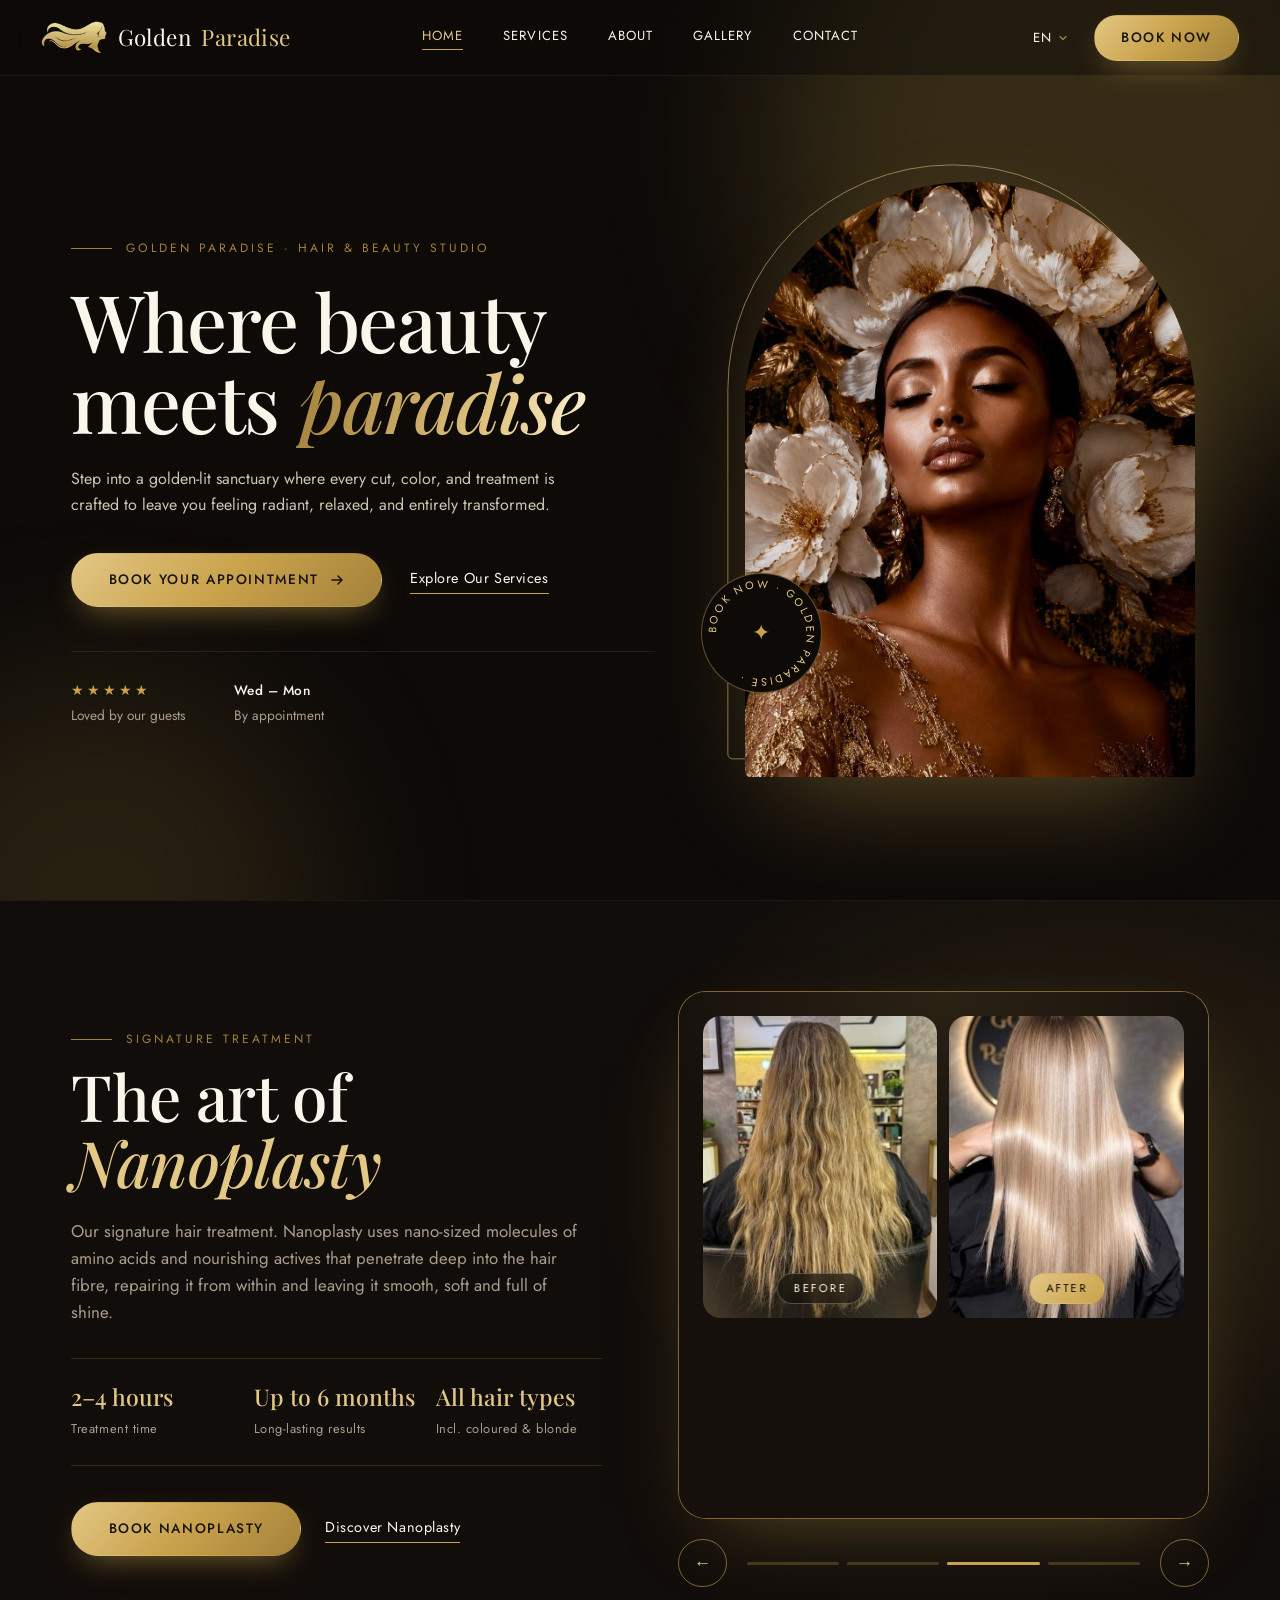
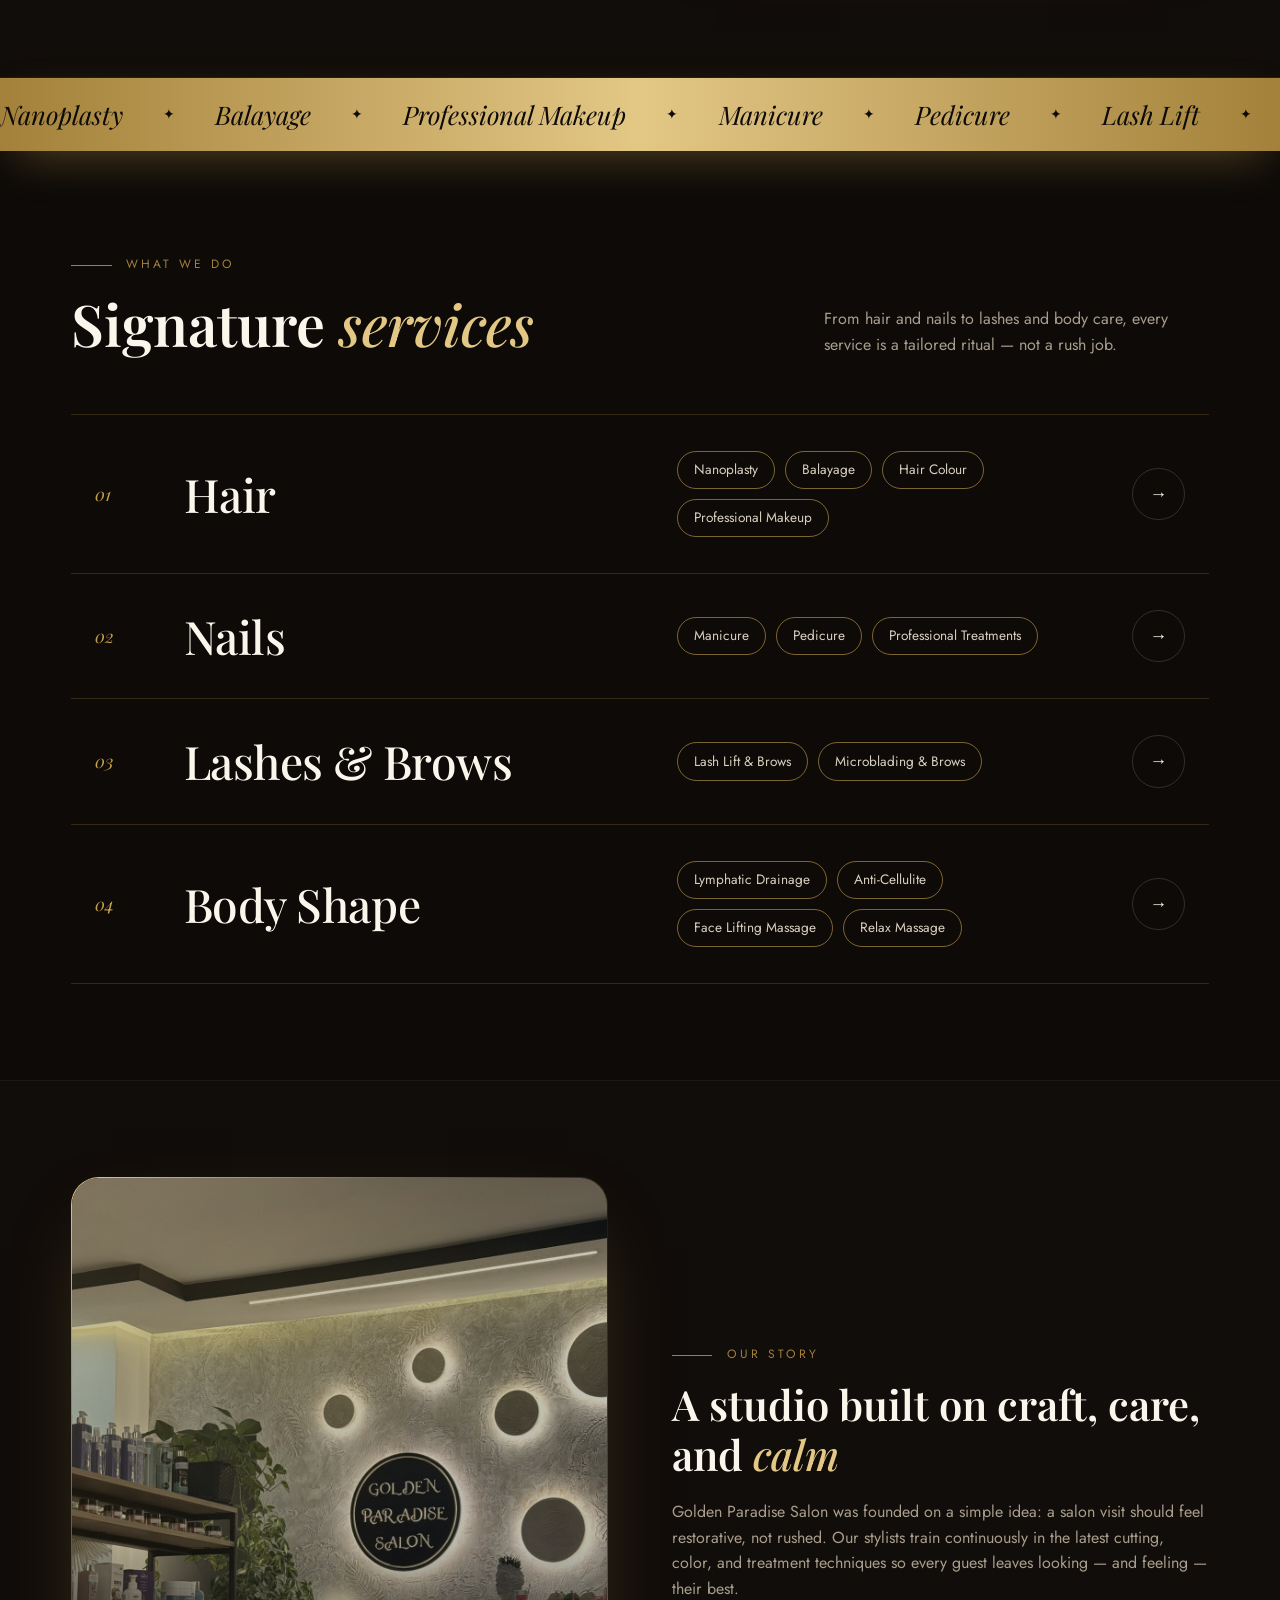
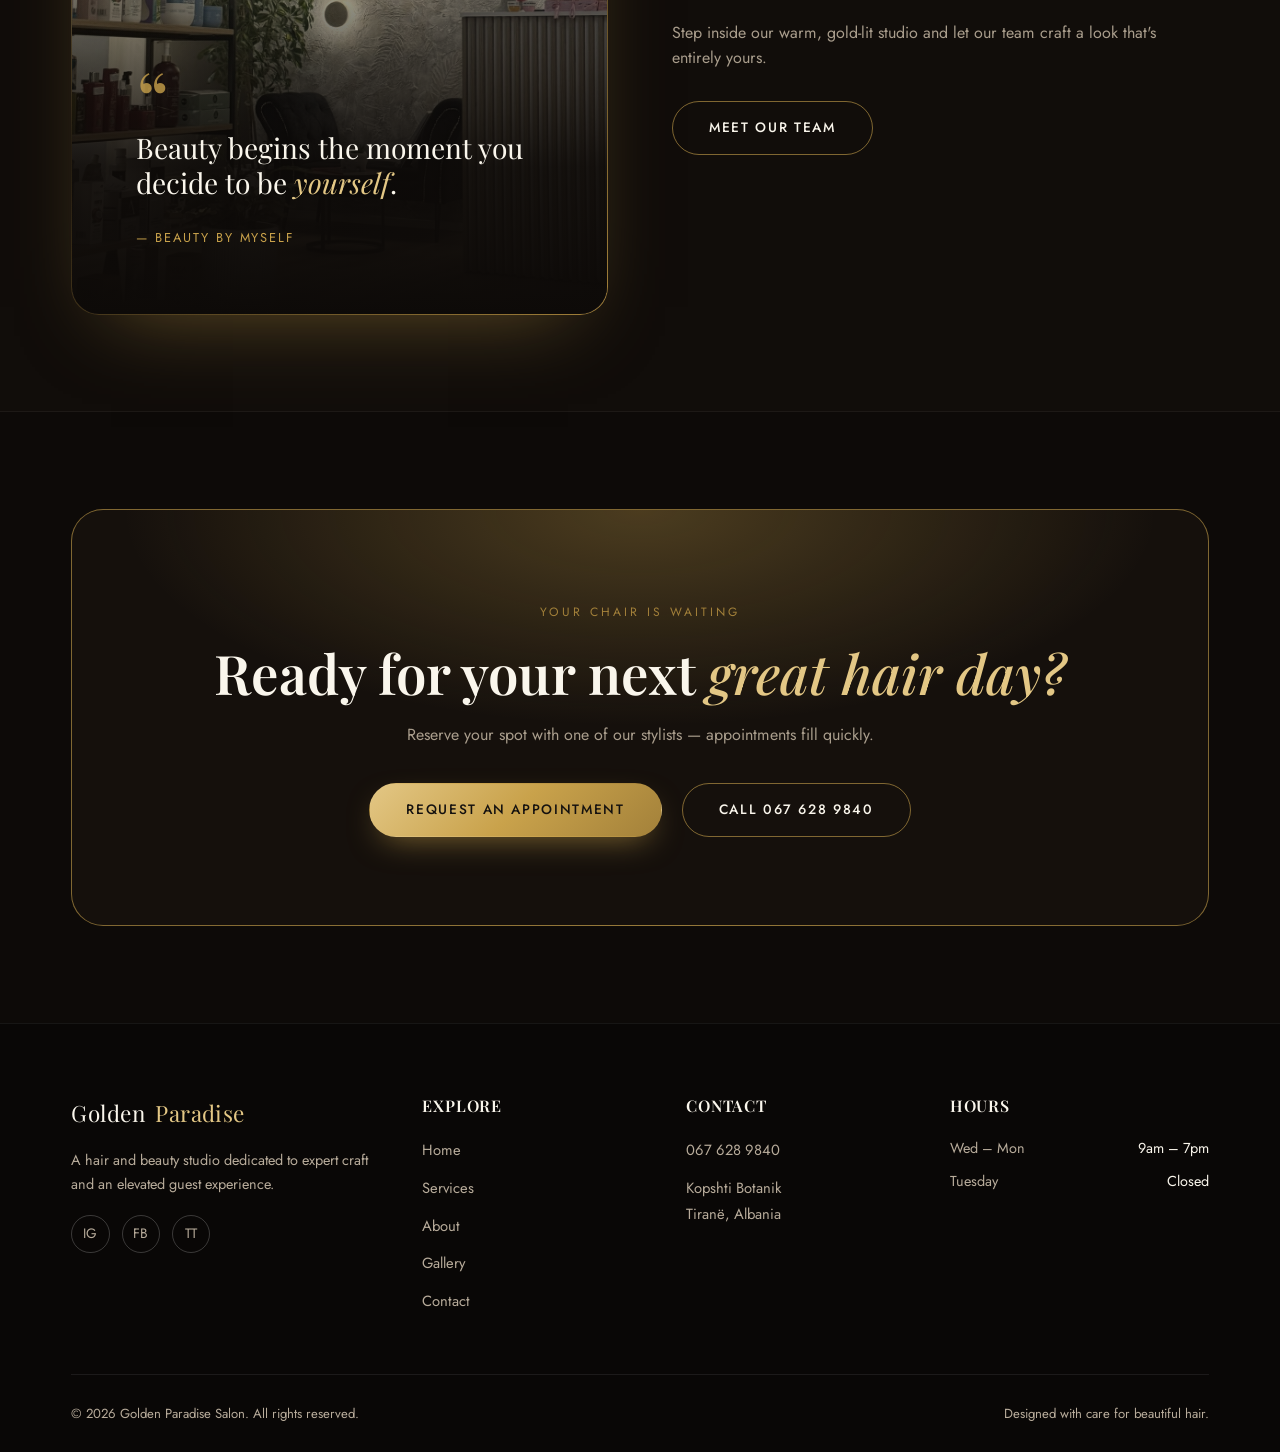
<file: index.html>
<!DOCTYPE html>
<html lang="en">
<head>
<meta charset="UTF-8">
<meta name="viewport" content="width=device-width, initial-scale=1.0">
<title>Golden Paradise Salon | Luxury Hair &amp; Beauty Studio</title>
<meta name="description" content="Golden Paradise Salon — a luxury hair and beauty studio offering cuts, color, styling, and treatments. Book your appointment today.">
<link rel="preconnect" href="https://fonts.googleapis.com">
<link href="https://fonts.googleapis.com/css2?family=Playfair+Display:ital,wght@0,500;0,600;0,700;1,500;1,600&family=Jost:wght@300;400;500;600&display=swap" rel="stylesheet">
<link rel="stylesheet" href="css/style.css">
<script>document.documentElement.classList.add('js');</script>
</head>
<body class="lux">

<header class="site-header">
  <div class="container">
    <a href="index.html" class="logo">
      <span class="logo-mark" aria-hidden="true"><img src="images/logo-figure.png" alt=""></span>
      Golden <span>Paradise</span>
    </a>
    <nav class="nav-links">
      <a href="index.html" class="active">Home</a>
      <a href="services.html">Services</a>
      <a href="about.html">About</a>
      <a href="gallery.html">Gallery</a>
      <a href="contact.html">Contact</a>
    </nav>
    <div class="nav-cta">
      <div class="lang-switch">
        <button class="lang-select" type="button" aria-label="Select language" aria-haspopup="true" aria-expanded="false">
          <span class="lang-current">EN</span>
          <svg width="10" height="10" viewBox="0 0 10 10" fill="none" xmlns="http://www.w3.org/2000/svg">
          <path d="M2 3.5L5 6.5L8 3.5" stroke="currentColor" stroke-width="1.3" stroke-linecap="round" stroke-linejoin="round"/>
        </svg>
        </button>
        <div class="lang-menu" role="menu">
          <button type="button" role="menuitemradio" data-lang="en" aria-checked="true">English</button>
          <button type="button" role="menuitemradio" data-lang="sq" aria-checked="false">Shqip</button>
        </div>
      </div>
      <a href="contact.html" class="btn btn-gold btn-pill">Book Now</a>
    </div>
    <button class="nav-toggle" aria-label="Toggle menu">
      <span></span><span></span><span></span>
    </button>
  </div>
</header>

<section class="lux-hero">
  <div class="lux-glow g1" aria-hidden="true"></div>
  <div class="lux-glow g2" aria-hidden="true"></div>

  <div class="container lux-hero-grid">
    <div class="lux-hero-text">
      <span class="eyebrow eyebrow-line" data-reveal>Golden Paradise · Hair &amp; Beauty Studio</span>
      <h1 data-reveal data-i18n="home.h1" style="--d: 0.1s">Where beauty<br>meets <em class="text-shimmer">paradise</em></h1>
      <p class="lux-lead" data-reveal style="--d: 0.2s">Step into a golden-lit sanctuary where every cut, color, and treatment is crafted to leave you feeling radiant, relaxed, and entirely transformed.</p>
      <div class="hero-actions" data-reveal style="--d: 0.3s">
        <a href="contact.html" class="btn btn-gold btn-pill btn-shine">
          Book Your Appointment
          <svg width="16" height="16" viewBox="0 0 16 16" fill="none" aria-hidden="true"><path d="M3 8h10M9 4l4 4-4 4" stroke="currentColor" stroke-width="1.5" stroke-linecap="round" stroke-linejoin="round"/></svg>
        </a>
        <a href="services.html" class="link-secondary">Explore Our Services</a>
      </div>
      <div class="lux-hero-meta" data-reveal style="--d: 0.4s">
        <div><span class="stars">★★★★★</span><span>Loved by our guests</span></div>
        <div><strong>Wed – Mon</strong><span>By appointment</span></div>
      </div>
    </div>

    <div class="lux-hero-media" data-reveal style="--d: 0.15s">
      <div class="arch-frame" aria-hidden="true"></div>
      <div class="arch">
        <img src="images/hero.jpg" alt="Portrait of a woman with glowing skin surrounded by gold-edged white flowers">
      </div>
      <a href="contact.html" class="spin-badge" aria-label="Book now">
        <svg viewBox="0 0 120 120" aria-hidden="true">
          <defs><path id="badge-circle" d="M60,60 m-46,0 a46,46 0 1,1 92,0 a46,46 0 1,1 -92,0"/></defs>
          <text><textPath href="#badge-circle">BOOK NOW · GOLDEN PARADISE · </textPath></text>
        </svg>
        <span>✦</span>
      </a>
    </div>
  </div>
</section>

<section class="nano">
  <div class="container nano-grid">
    <div class="nano-text" data-reveal>
      <span class="eyebrow eyebrow-line">Signature Treatment</span>
      <h2 data-i18n="nano.h2">The art of <em>Nanoplasty</em></h2>
      <p class="nano-lead">Our signature hair treatment. Nanoplasty uses nano-sized molecules of amino acids and nourishing actives that penetrate deep into the hair fibre, repairing it from within and leaving it smooth, soft and full of shine.</p>
      <ul class="nano-facts">
        <li><strong>2–4 hours</strong><span>Treatment time</span></li>
        <li><strong>Up to 6 months</strong><span>Long-lasting results</span></li>
        <li><strong>All hair types</strong><span>Incl. coloured &amp; blonde</span></li>
      </ul>
      <div class="nano-actions">
        <a href="contact.html?cat=nanoplasty" class="btn btn-gold btn-pill btn-shine">Book Nanoplasty</a>
        <a href="services.html#nanoplasty" class="link-secondary">Discover Nanoplasty</a>
      </div>
    </div>

    <div class="nano-slider" data-reveal style="--d: 0.15s" aria-roledescription="carousel" aria-label="Benefits of nanoplasty">
      <div class="nano-track">
        <figure class="nano-slide">
          <div class="nano-ba">
            <div><img src="images/nanoplasty/nano-blonde-before.jpg" alt="Wavy, frizzy blonde hair before nanoplasty"><span>Before</span></div>
            <div><img src="images/nanoplasty/nano-blonde-after.jpg" alt="Sleek, straight blonde hair after nanoplasty"><span>After</span></div>
          </div>
          <figcaption class="nano-slide-body">
            <span class="num">01</span>
            <h3>Frizz-free, silky hair</h3>
            <p>Tames frizz and unruly volume for a sleek, polished look — even on humid days.</p>
          </figcaption>
        </figure>
        <figure class="nano-slide">
          <div class="nano-ba">
            <div><img src="images/nanoplasty/nano-brunette-before.jpg" alt="Dull brunette hair with brassy ends before nanoplasty" loading="lazy"><span>Before</span></div>
            <div><img src="images/nanoplasty/nano-brunette-after.jpg" alt="Glossy, smooth brunette hair after nanoplasty" loading="lazy"><span>After</span></div>
          </div>
          <figcaption class="nano-slide-body">
            <span class="num">02</span>
            <h3>Mirror-like shine</h3>
            <p>A smoother hair surface reflects light for a healthy, glass-like gloss.</p>
          </figcaption>
        </figure>
        <figure class="nano-slide">
          <div class="nano-ba">
            <div><img src="images/nanoplasty/nano-chestnut-before.jpg" alt="Dry, damaged long brown hair before nanoplasty" loading="lazy"><span>Before</span></div>
            <div><img src="images/nanoplasty/nano-chestnut-after.jpg" alt="Long, glass-smooth brown hair after nanoplasty" loading="lazy"><span>After</span></div>
          </div>
          <figcaption class="nano-slide-body">
            <span class="num">03</span>
            <h3>Deep repair from within</h3>
            <p>Nano-molecules fill damaged areas of the hair fibre, restoring strength, softness and elasticity.</p>
          </figcaption>
        </figure>
        <figure class="nano-slide">
          <div class="nano-ba">
            <div><img src="images/nanoplasty/nano-curly-before.jpg" alt="Frizzy, undefined curly hair before nanoplasty" loading="lazy"><span>Before</span></div>
            <div><img src="images/nanoplasty/nano-curly-after.jpg" alt="Soft, defined curls after nanoplasty" loading="lazy"><span>After</span></div>
          </div>
          <figcaption class="nano-slide-body">
            <span class="num">04</span>
            <h3>Defined, healthy curls</h3>
            <p>Curly hair stays curly — just softer, more defined and free of frizz.</p>
          </figcaption>
        </figure>
      </div>
      <div class="nano-controls">
        <button type="button" class="nano-arrow nano-prev" aria-label="Previous benefit">←</button>
        <div class="nano-dots"></div>
        <button type="button" class="nano-arrow nano-next" aria-label="Next benefit">→</button>
      </div>
    </div>
  </div>
</section>

<div class="marquee" aria-hidden="true">
  <div class="marquee-track">
    <span>Nanoplasty</span><i>✦</i><span>Balayage</span><i>✦</i><span>Professional Makeup</span><i>✦</i><span>Manicure</span><i>✦</i><span>Pedicure</span><i>✦</i><span>Lash Lift</span><i>✦</i><span>Microblading</span><i>✦</i><span>Lymphatic Drainage</span><i>✦</i><span>Relax Massage</span><i>✦</i>
    <span>Nanoplasty</span><i>✦</i><span>Balayage</span><i>✦</i><span>Professional Makeup</span><i>✦</i><span>Manicure</span><i>✦</i><span>Pedicure</span><i>✦</i><span>Lash Lift</span><i>✦</i><span>Microblading</span><i>✦</i><span>Lymphatic Drainage</span><i>✦</i><span>Relax Massage</span><i>✦</i>
  </div>
</div>

<section class="section">
  <div class="container">
    <div class="lux-section-head">
      <div>
        <span class="eyebrow eyebrow-line" data-reveal>What We Do</span>
        <h2 data-reveal data-i18n="home.services.h2">Signature <em>services</em></h2>
      </div>
      <p data-reveal>From hair and nails to lashes and body care, every service is a tailored ritual — not a rush job.</p>
    </div>
    <div class="lux-menu">
      <a href="services.html#hair" class="lux-menu-row" data-reveal>
        <span class="num">01</span>
        <h3>Hair</h3>
        <ul class="lux-tags">
          <li>Nanoplasty</li>
          <li>Balayage</li>
          <li>Hair Colour</li>
          <li>Professional Makeup</li>
        </ul>
        <span class="arrow" aria-hidden="true">→</span>
      </a>
      <a href="services.html#nails" class="lux-menu-row" data-reveal>
        <span class="num">02</span>
        <h3>Nails</h3>
        <ul class="lux-tags">
          <li>Manicure</li>
          <li>Pedicure</li>
          <li>Professional Treatments</li>
        </ul>
        <span class="arrow" aria-hidden="true">→</span>
      </a>
      <a href="services.html#lashes" class="lux-menu-row" data-reveal>
        <span class="num">03</span>
        <h3>Lashes &amp; Brows</h3>
        <ul class="lux-tags">
          <li>Lash Lift &amp; Brows</li>
          <li>Microblading &amp; Brows</li>
        </ul>
        <span class="arrow" aria-hidden="true">→</span>
      </a>
      <a href="services.html#body" class="lux-menu-row" data-reveal>
        <span class="num">04</span>
        <h3>Body Shape</h3>
        <ul class="lux-tags">
          <li>Lymphatic Drainage</li>
          <li>Anti-Cellulite</li>
          <li>Face Lifting Massage</li>
          <li>Relax Massage</li>
        </ul>
        <span class="arrow" aria-hidden="true">→</span>
      </a>
    </div>
  </div>
</section>

<section class="section lux-story">
  <div class="container split">
    <div class="lux-quote has-photo" data-reveal>
      <img class="lux-quote-photo" src="images/salon-interior.jpg" alt="Golden Paradise Salon reception with the illuminated salon sign">
      <div class="lux-quote-text">
        <span class="quote-mark" aria-hidden="true">“</span>
        <p data-i18n="home.quote">Beauty begins the moment you decide to be <em>yourself</em>.</p>
        <span class="quote-by">— Beauty by Myself</span>
      </div>
    </div>
    <div class="split-text" data-reveal style="--d: 0.1s">
      <span class="eyebrow eyebrow-line">Our Story</span>
      <h2 data-i18n="home.story.h2">A studio built on craft, care, and <em>calm</em></h2>
      <p>Golden Paradise Salon was founded on a simple idea: a salon visit should feel restorative, not rushed. Our stylists train continuously in the latest cutting, color, and treatment techniques so every guest leaves looking — and feeling — their best.</p>
      <p>Step inside our warm, gold-lit studio and let our team craft a look that's entirely yours.</p>
      <a href="about.html" class="btn btn-outline btn-pill">Meet Our Team</a>
    </div>
  </div>
</section>

<section class="lux-cta">
  <div class="container">
    <div class="lux-cta-box" data-reveal>
      <span class="eyebrow">Your chair is waiting</span>
      <h2 data-i18n="home.cta.h2">Ready for your next <em>great hair day?</em></h2>
      <p>Reserve your spot with one of our stylists — appointments fill quickly.</p>
      <div class="cta-actions">
        <a href="contact.html" class="btn btn-gold btn-pill btn-shine">Request an Appointment</a>
        <a href="tel:+355676289840" class="btn btn-outline btn-pill">Call 067 628 9840</a>
      </div>
    </div>
  </div>
</section>

<footer class="site-footer">
  <div class="container">
    <div class="footer-grid">
      <div class="footer-about">
        <a href="index.html" class="logo">Golden <span>Paradise</span></a>
        <p>A hair and beauty studio dedicated to expert craft and an elevated guest experience.</p>
        <div class="social-row">
          <a href="https://www.instagram.com/golden_paradise_salon/" target="_blank" rel="noopener" aria-label="Instagram">IG</a>
          <a href="#" aria-label="Facebook">FB</a>
          <a href="#" aria-label="TikTok">TT</a>
        </div>
      </div>
      <div class="footer-links">
        <h4>Explore</h4>
        <ul>
          <li><a href="index.html">Home</a></li>
          <li><a href="services.html">Services</a></li>
          <li><a href="about.html">About</a></li>
          <li><a href="gallery.html">Gallery</a></li>
          <li><a href="contact.html">Contact</a></li>
        </ul>
      </div>
      <div class="footer-links">
        <h4>Contact</h4>
        <ul>
          <li><a href="tel:+355676289840">067 628 9840</a></li>
          <li><a href="https://www.google.com/maps/search/?api=1&amp;query=Golden+Paradise+Salon+Kopshti+Botanik+Tirana" target="_blank" rel="noopener">Kopshti Botanik<br>Tiranë, Albania</a></li>
        </ul>
      </div>
      <div class="footer-hours">
        <h4>Hours</h4>
        <div><span>Wed – Mon</span><span>9am – 7pm</span></div>
        <div><span>Tuesday</span><span>Closed</span></div>
      </div>
    </div>
    <div class="footer-bottom">
      <span>&copy; 2026 Golden Paradise Salon. All rights reserved.</span>
      <span>Designed with care for beautiful hair.</span>
    </div>
  </div>
</footer>

<script src="js/i18n.js"></script>
<script src="js/script.js"></script>
</body>
</html>
</file>
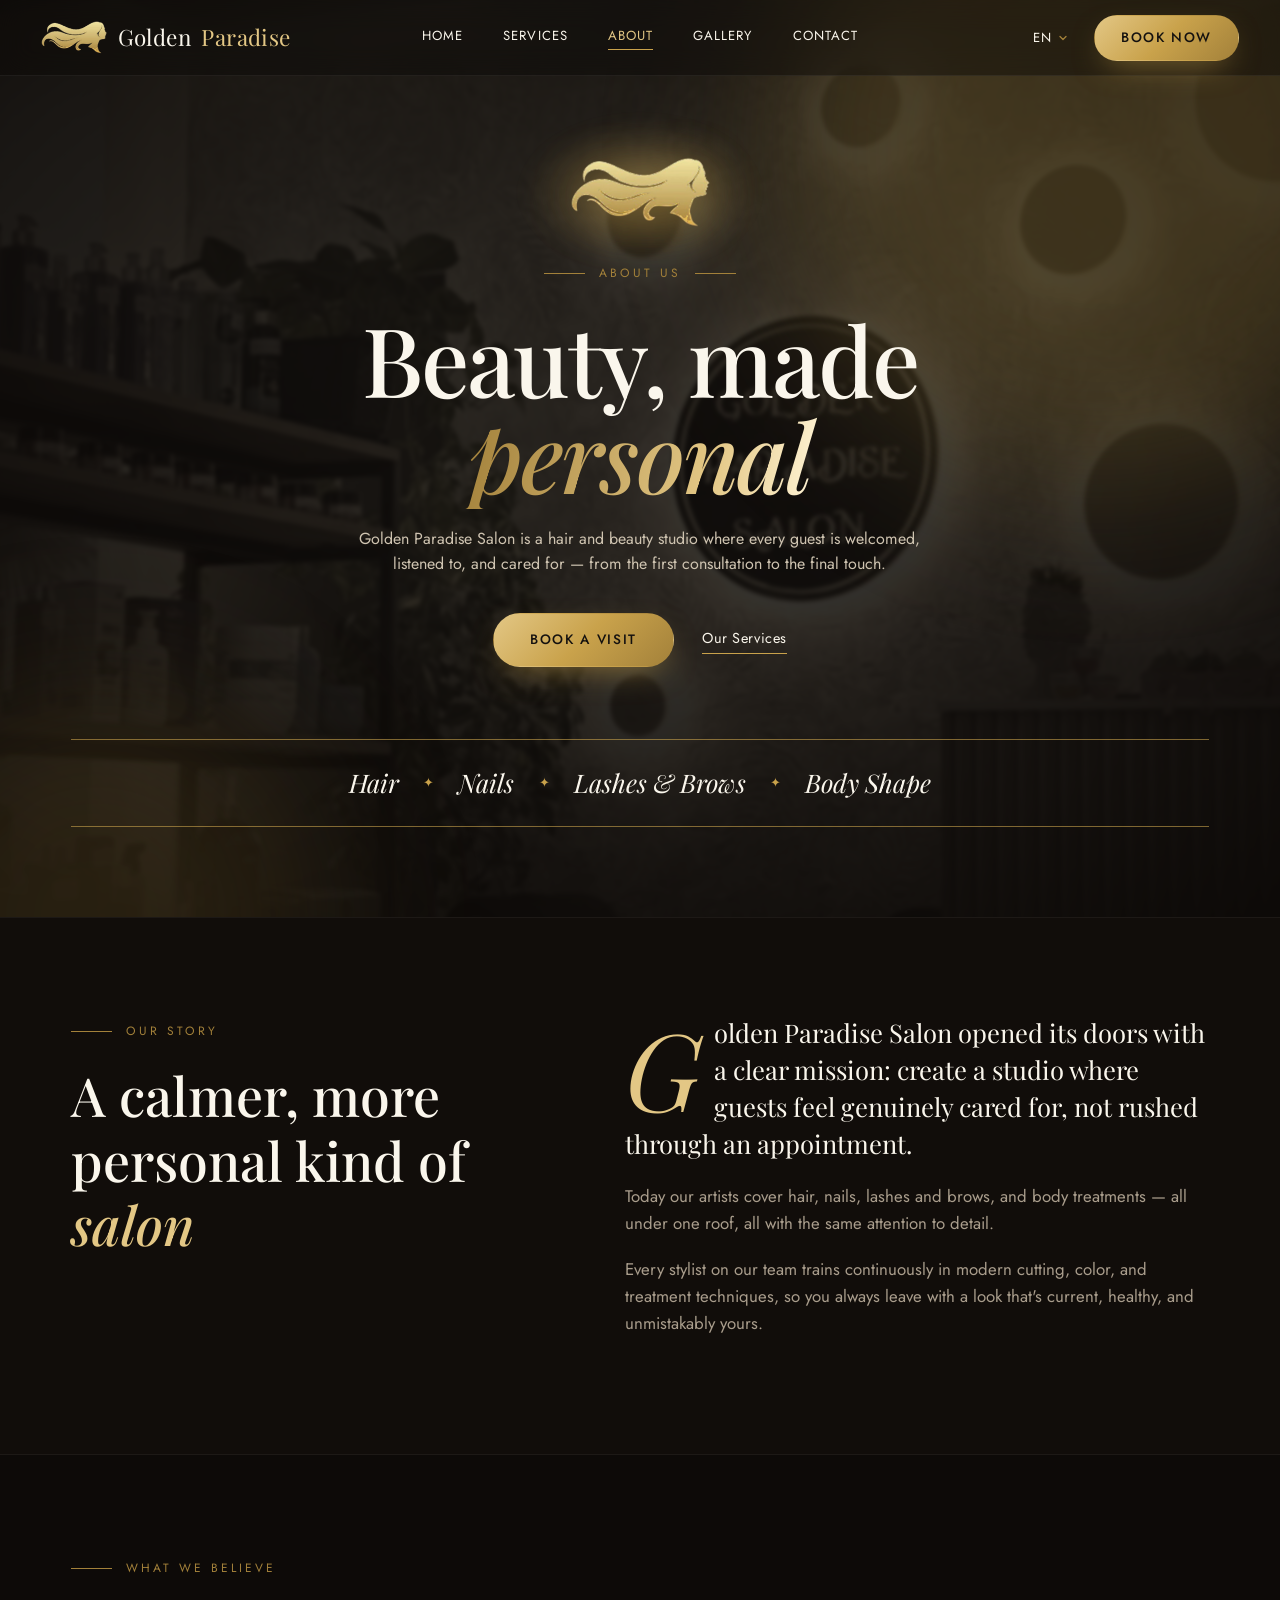
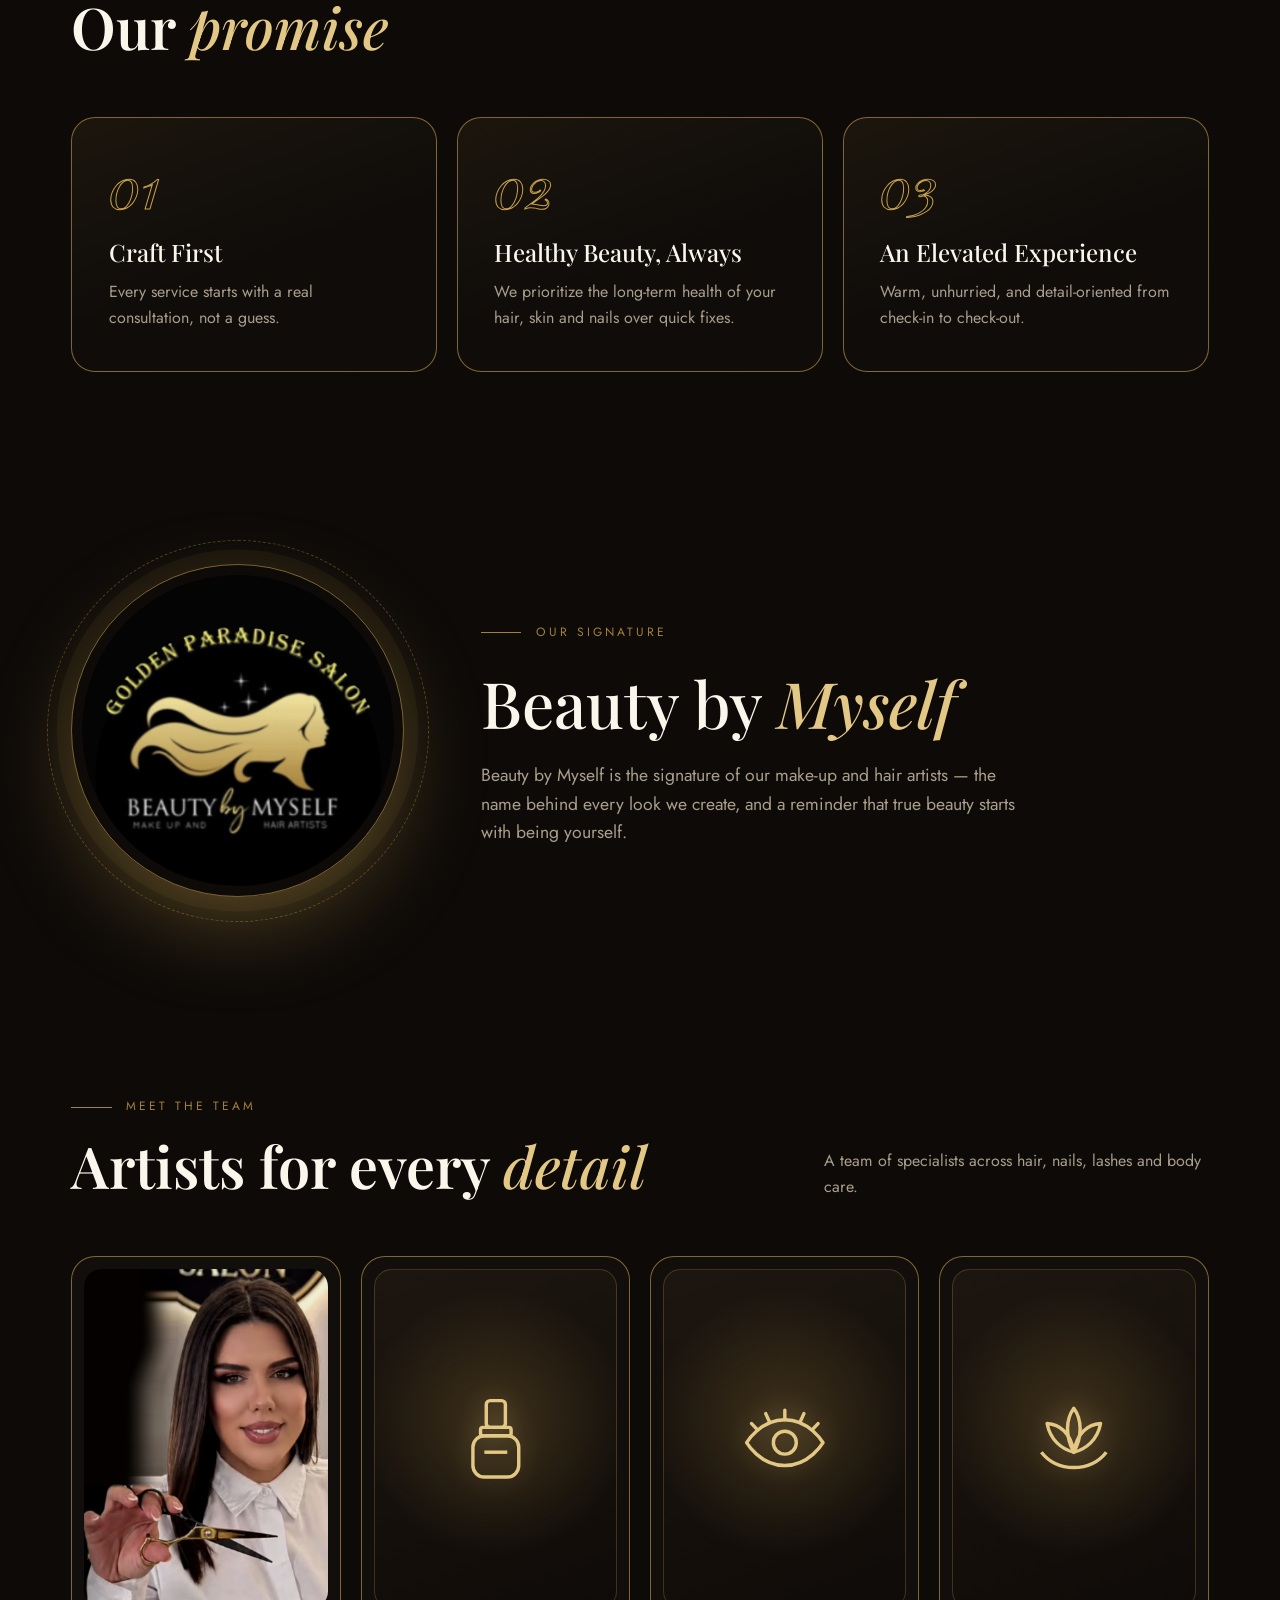
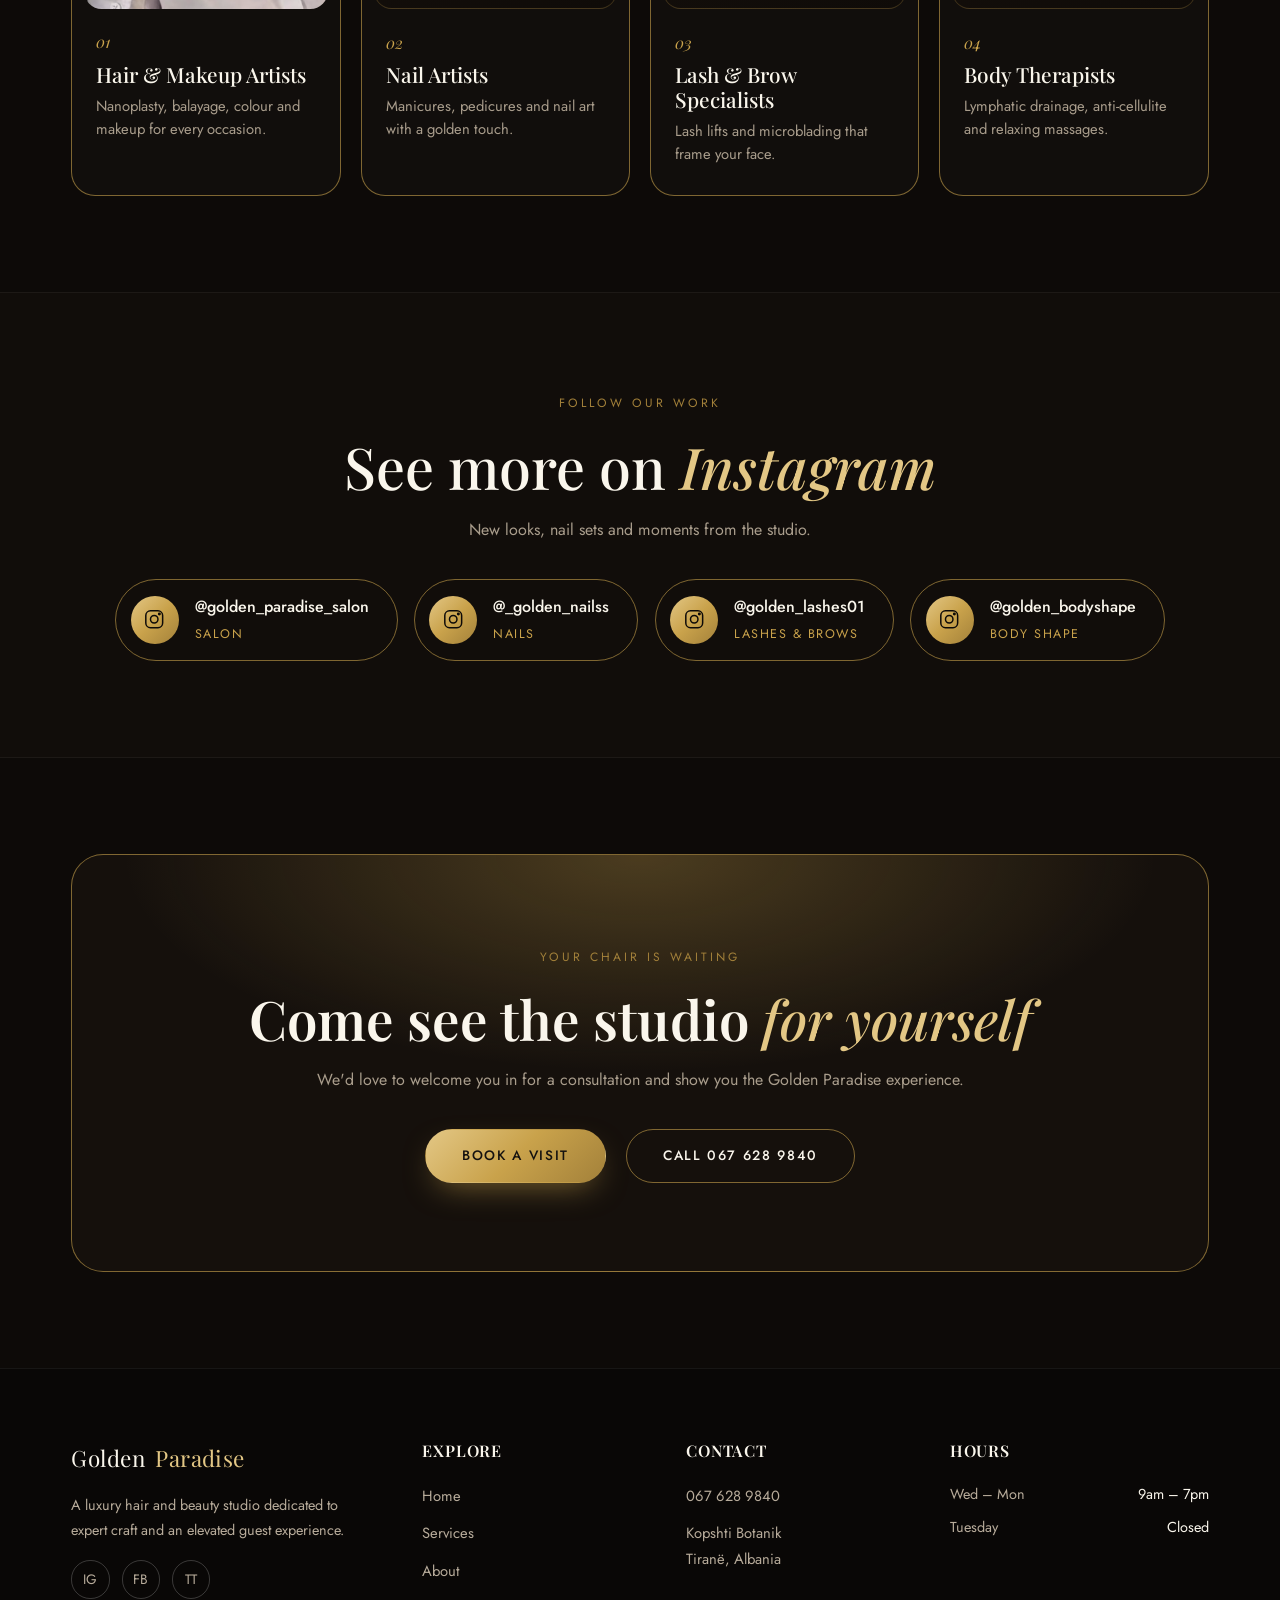
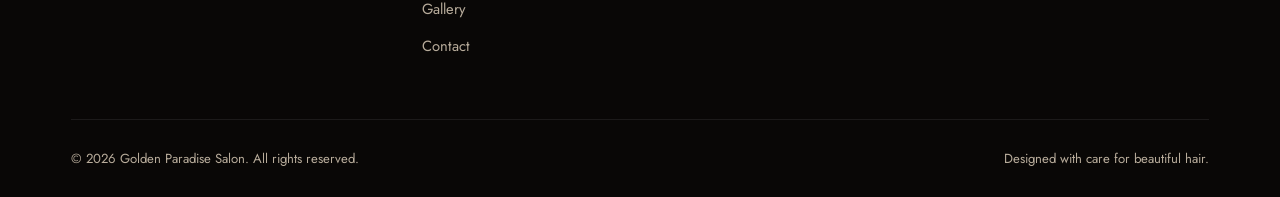
<file: about.html>
<!DOCTYPE html>
<html lang="en">
<head>
<meta charset="UTF-8">
<meta name="viewport" content="width=device-width, initial-scale=1.0">
<title>About Us | Golden Paradise Salon</title>
<meta name="description" content="The story behind Golden Paradise Salon and Beauty by Myself — hair, nails, lashes and body treatments with a personal, unhurried touch.">
<link rel="preconnect" href="https://fonts.googleapis.com">
<link href="https://fonts.googleapis.com/css2?family=Playfair+Display:ital,wght@0,500;0,600;0,700;1,500;1,600&family=Jost:wght@300;400;500;600&display=swap" rel="stylesheet">
<link rel="stylesheet" href="css/style.css">
<script>document.documentElement.classList.add('js');</script>
</head>
<body class="lux">

<header class="site-header">
  <div class="container">
    <a href="index.html" class="logo">
      <span class="logo-mark" aria-hidden="true"><img src="images/logo-figure.png" alt=""></span>
      Golden <span>Paradise</span>
    </a>
    <nav class="nav-links">
      <a href="index.html">Home</a>
      <a href="services.html">Services</a>
      <a href="about.html" class="active">About</a>
      <a href="gallery.html">Gallery</a>
      <a href="contact.html">Contact</a>
    </nav>
    <div class="nav-cta">
      <div class="lang-switch">
        <button class="lang-select" type="button" aria-label="Select language" aria-haspopup="true" aria-expanded="false">
          <span class="lang-current">EN</span>
          <svg width="10" height="10" viewBox="0 0 10 10" fill="none" xmlns="http://www.w3.org/2000/svg">
          <path d="M2 3.5L5 6.5L8 3.5" stroke="currentColor" stroke-width="1.3" stroke-linecap="round" stroke-linejoin="round"/>
        </svg>
        </button>
        <div class="lang-menu" role="menu">
          <button type="button" role="menuitemradio" data-lang="en" aria-checked="true">English</button>
          <button type="button" role="menuitemradio" data-lang="sq" aria-checked="false">Shqip</button>
        </div>
      </div>
      <a href="contact.html" class="btn btn-gold btn-pill">Book Now</a>
    </div>
    <button class="nav-toggle" aria-label="Toggle menu">
      <span></span><span></span><span></span>
    </button>
  </div>
</header>

<section class="about-hero">
  <div class="lux-glow g1" aria-hidden="true"></div>
  <div class="lux-glow g2" aria-hidden="true"></div>
  <div class="about-hero-bg" aria-hidden="true"></div>
  <div class="container">
    <div class="about-hero-head">
      <div class="about-hero-mark" data-reveal aria-hidden="true">
        <img src="images/logo-figure.png" alt="">
      </div>
      <span class="eyebrow" data-reveal style="--d: 0.05s">About Us</span>
      <h1 data-reveal data-i18n="about.h1" style="--d: 0.1s">Beauty, made <em class="text-shimmer">personal</em></h1>
      <p class="lux-lead" data-reveal style="--d: 0.2s">Golden Paradise Salon is a hair and beauty studio where every guest is welcomed, listened to, and cared for — from the first consultation to the final touch.</p>
      <div class="hero-actions" data-reveal style="--d: 0.3s">
        <a href="contact.html" class="btn btn-gold btn-pill btn-shine">Book a Visit</a>
        <a href="services.html" class="link-secondary">Our Services</a>
      </div>
    </div>

    <nav class="about-hero-cats" data-reveal style="--d: 0.4s" aria-label="Our services">
      <a href="services.html#hair">Hair</a>
      <i aria-hidden="true">✦</i>
      <a href="services.html#nails">Nails</a>
      <i aria-hidden="true">✦</i>
      <a href="services.html#lashes">Lashes &amp; Brows</a>
      <i aria-hidden="true">✦</i>
      <a href="services.html#body">Body Shape</a>
    </nav>
  </div>
</section>

<section class="section lux-story">
  <div class="container about-story">
    <div data-reveal>
      <span class="eyebrow eyebrow-line">Our Story</span>
      <h2 data-i18n="about.story.h2">A calmer, more personal kind of <em>salon</em></h2>
    </div>
    <div class="about-story-text" data-reveal style="--d: 0.1s">
      <p class="about-drop">Golden Paradise Salon opened its doors with a clear mission: create a studio where guests feel genuinely cared for, not rushed through an appointment.</p>
      <p>Today our artists cover hair, nails, lashes and brows, and body treatments — all under one roof, all with the same attention to detail.</p>
      <p>Every stylist on our team trains continuously in modern cutting, color, and treatment techniques, so you always leave with a look that's current, healthy, and unmistakably yours.</p>
    </div>
  </div>
</section>

<section class="section">
  <div class="container">
    <div class="lux-section-head">
      <div>
        <span class="eyebrow eyebrow-line" data-reveal>What we believe</span>
        <h2 data-reveal data-i18n="about.values.h2">Our <em>promise</em></h2>
      </div>
    </div>
    <div class="about-values">
      <div class="about-value" data-reveal>
        <span class="num">01</span>
        <h3>Craft First</h3>
        <p>Every service starts with a real consultation, not a guess.</p>
      </div>
      <div class="about-value" data-reveal style="--d: 0.1s">
        <span class="num">02</span>
        <h3>Healthy Beauty, Always</h3>
        <p>We prioritize the long-term health of your hair, skin and nails over quick fixes.</p>
      </div>
      <div class="about-value" data-reveal style="--d: 0.2s">
        <span class="num">03</span>
        <h3>An Elevated Experience</h3>
        <p>Warm, unhurried, and detail-oriented from check-in to check-out.</p>
      </div>
    </div>
  </div>
</section>

<section class="section about-brand">
  <div class="container about-brand-grid">
    <div class="about-badge" data-reveal>
      <img src="images/logo-badge.png" alt="Golden Paradise Salon — Beauty by Myself, make up and hair artists logo">
    </div>
    <div data-reveal style="--d: 0.1s">
      <span class="eyebrow eyebrow-line">Our Signature</span>
      <h2>Beauty by <em>Myself</em></h2>
      <p>Beauty by Myself is the signature of our make-up and hair artists — the name behind every look we create, and a reminder that true beauty starts with being yourself.</p>
    </div>
  </div>
</section>

<section class="section">
  <div class="container">
    <div class="lux-section-head">
      <div>
        <span class="eyebrow eyebrow-line" data-reveal>Meet the Team</span>
        <h2 data-reveal data-i18n="about.team.h2">Artists for every <em>detail</em></h2>
      </div>
      <p data-reveal>A team of specialists across hair, nails, lashes and body care.</p>
    </div>
    <div class="about-team">
      <a href="services.html#hair" class="about-team-card" data-reveal>
        <div class="about-team-photo"><img src="images/team/hair-makeup.jpg" alt="Hair and makeup artist at Golden Paradise Salon holding gold scissors" style="object-position: 40% 40%"></div>
        <span class="num">01</span>
        <h3>Hair &amp; Makeup Artists</h3>
        <p>Nanoplasty, balayage, colour and makeup for every occasion.</p>
      </a>
      <a href="services.html#nails" class="about-team-card" data-reveal style="--d: 0.08s">
        <div class="about-team-photo is-icon" aria-hidden="true"><svg viewBox="0 0 24 24" fill="none" stroke="currentColor" stroke-width="0.9" stroke-linejoin="round"><rect x="9.5" y="2" width="5" height="7" rx="1"/><rect x="8" y="9" width="8" height="2.2" rx="0.6"/><rect x="6" y="11.2" width="12" height="10.8" rx="3"/><path d="M9 15.5h6"/></svg></div>
        <span class="num">02</span>
        <h3>Nail Artists</h3>
        <p>Manicures, pedicures and nail art with a golden touch.</p>
      </a>
      <a href="services.html#lashes" class="about-team-card" data-reveal style="--d: 0.16s">
        <div class="about-team-photo is-icon" aria-hidden="true"><svg viewBox="0 0 24 24" fill="none" stroke="currentColor" stroke-width="0.9" stroke-linecap="round" stroke-linejoin="round"><path d="M2 13s3.5-6 10-6 10 6 10 6-3.5 6-10 6S2 13 2 13z"/><circle cx="12" cy="13" r="3"/><path d="M12 7V4.5M8 7.6 7 5.4M16 7.6l1-2.2M4.8 9.6 3.3 8M19.2 9.6 20.7 8"/></svg></div>
        <span class="num">03</span>
        <h3>Lash &amp; Brow Specialists</h3>
        <p>Lash lifts and microblading that frame your face.</p>
      </a>
      <a href="services.html#body" class="about-team-card" data-reveal style="--d: 0.24s">
        <div class="about-team-photo is-icon" aria-hidden="true"><svg viewBox="0 0 24 24" fill="none" stroke="currentColor" stroke-width="0.9" stroke-linejoin="round"><path d="M12 4c2.2 3 2.2 7.5 0 11.5-2.2-4-2.2-8.5 0-11.5z"/><path d="M12 15.5c-3.2-.8-6.2-3.2-7-7.5 3.2.2 6.2 2.4 7 7.5z"/><path d="M12 15.5c3.2-.8 6.2-3.2 7-7.5-3.2.2-6.2 2.4-7 7.5z"/><path d="M3.5 15.5c2.2 2.8 5.2 4 8.5 4s6.3-1.2 8.5-4"/></svg></div>
        <span class="num">04</span>
        <h3>Body Therapists</h3>
        <p>Lymphatic drainage, anti-cellulite and relaxing massages.</p>
      </a>
    </div>
  </div>
</section>

<section class="section lux-story">
  <div class="container about-ig" data-reveal>
    <span class="eyebrow">Follow Our Work</span>
    <h2 data-i18n="about.ig.h2">See more on <em>Instagram</em></h2>
    <p>New looks, nail sets and moments from the studio.</p>
    <div class="about-ig-links">
      <a href="https://www.instagram.com/golden_paradise_salon/" target="_blank" rel="noopener" class="about-ig-link">
        <span class="about-ig-icon" aria-hidden="true">
          <svg viewBox="0 0 24 24" fill="none" stroke="currentColor" stroke-width="1.6"><rect x="3" y="3" width="18" height="18" rx="5"/><circle cx="12" cy="12" r="4"/><circle cx="17.5" cy="6.5" r="0.8" fill="currentColor"/></svg>
        </span>
        <span><strong>@golden_paradise_salon</strong><small>Salon</small></span>
      </a>
      <a href="https://www.instagram.com/_golden_nailss/" target="_blank" rel="noopener" class="about-ig-link">
        <span class="about-ig-icon" aria-hidden="true">
          <svg viewBox="0 0 24 24" fill="none" stroke="currentColor" stroke-width="1.6"><rect x="3" y="3" width="18" height="18" rx="5"/><circle cx="12" cy="12" r="4"/><circle cx="17.5" cy="6.5" r="0.8" fill="currentColor"/></svg>
        </span>
        <span><strong>@_golden_nailss</strong><small>Nails</small></span>
      </a>
      <a href="https://www.instagram.com/golden_lashes01/" target="_blank" rel="noopener" class="about-ig-link">
        <span class="about-ig-icon" aria-hidden="true">
          <svg viewBox="0 0 24 24" fill="none" stroke="currentColor" stroke-width="1.6"><rect x="3" y="3" width="18" height="18" rx="5"/><circle cx="12" cy="12" r="4"/><circle cx="17.5" cy="6.5" r="0.8" fill="currentColor"/></svg>
        </span>
        <span><strong>@golden_lashes01</strong><small>Lashes &amp; Brows</small></span>
      </a>
      <a href="https://www.instagram.com/golden_bodyshape/" target="_blank" rel="noopener" class="about-ig-link">
        <span class="about-ig-icon" aria-hidden="true">
          <svg viewBox="0 0 24 24" fill="none" stroke="currentColor" stroke-width="1.6"><rect x="3" y="3" width="18" height="18" rx="5"/><circle cx="12" cy="12" r="4"/><circle cx="17.5" cy="6.5" r="0.8" fill="currentColor"/></svg>
        </span>
        <span><strong>@golden_bodyshape</strong><small>Body Shape</small></span>
      </a>
    </div>
  </div>
</section>

<section class="lux-cta">
  <div class="container">
    <div class="lux-cta-box" data-reveal>
      <span class="eyebrow">Your chair is waiting</span>
      <h2 data-i18n="about.cta.h2">Come see the studio <em>for yourself</em></h2>
      <p>We'd love to welcome you in for a consultation and show you the Golden Paradise experience.</p>
      <div class="cta-actions">
        <a href="contact.html" class="btn btn-gold btn-pill btn-shine">Book a Visit</a>
        <a href="tel:+355676289840" class="btn btn-outline btn-pill">Call 067 628 9840</a>
      </div>
    </div>
  </div>
</section>

<footer class="site-footer">
  <div class="container">
    <div class="footer-grid">
      <div class="footer-about">
        <a href="index.html" class="logo">Golden <span>Paradise</span></a>
        <p>A luxury hair and beauty studio dedicated to expert craft and an elevated guest experience.</p>
        <div class="social-row">
          <a href="https://www.instagram.com/golden_paradise_salon/" target="_blank" rel="noopener" aria-label="Instagram">IG</a>
          <a href="#" aria-label="Facebook">FB</a>
          <a href="#" aria-label="TikTok">TT</a>
        </div>
      </div>
      <div class="footer-links">
        <h4>Explore</h4>
        <ul>
          <li><a href="index.html">Home</a></li>
          <li><a href="services.html">Services</a></li>
          <li><a href="about.html">About</a></li>
          <li><a href="gallery.html">Gallery</a></li>
          <li><a href="contact.html">Contact</a></li>
        </ul>
      </div>
      <div class="footer-links">
        <h4>Contact</h4>
        <ul>
          <li><a href="tel:+355676289840">067 628 9840</a></li>
          <li><a href="https://www.google.com/maps/search/?api=1&amp;query=Golden+Paradise+Salon+Kopshti+Botanik+Tirana" target="_blank" rel="noopener">Kopshti Botanik<br>Tiranë, Albania</a></li>
        </ul>
      </div>
      <div class="footer-hours">
        <h4>Hours</h4>
        <div><span>Wed – Mon</span><span>9am – 7pm</span></div>
        <div><span>Tuesday</span><span>Closed</span></div>
      </div>
    </div>
    <div class="footer-bottom">
      <span>&copy; 2026 Golden Paradise Salon. All rights reserved.</span>
      <span>Designed with care for beautiful hair.</span>
    </div>
  </div>
</footer>

<script src="js/i18n.js"></script>
<script src="js/script.js"></script>
</body>
</html>
</file>
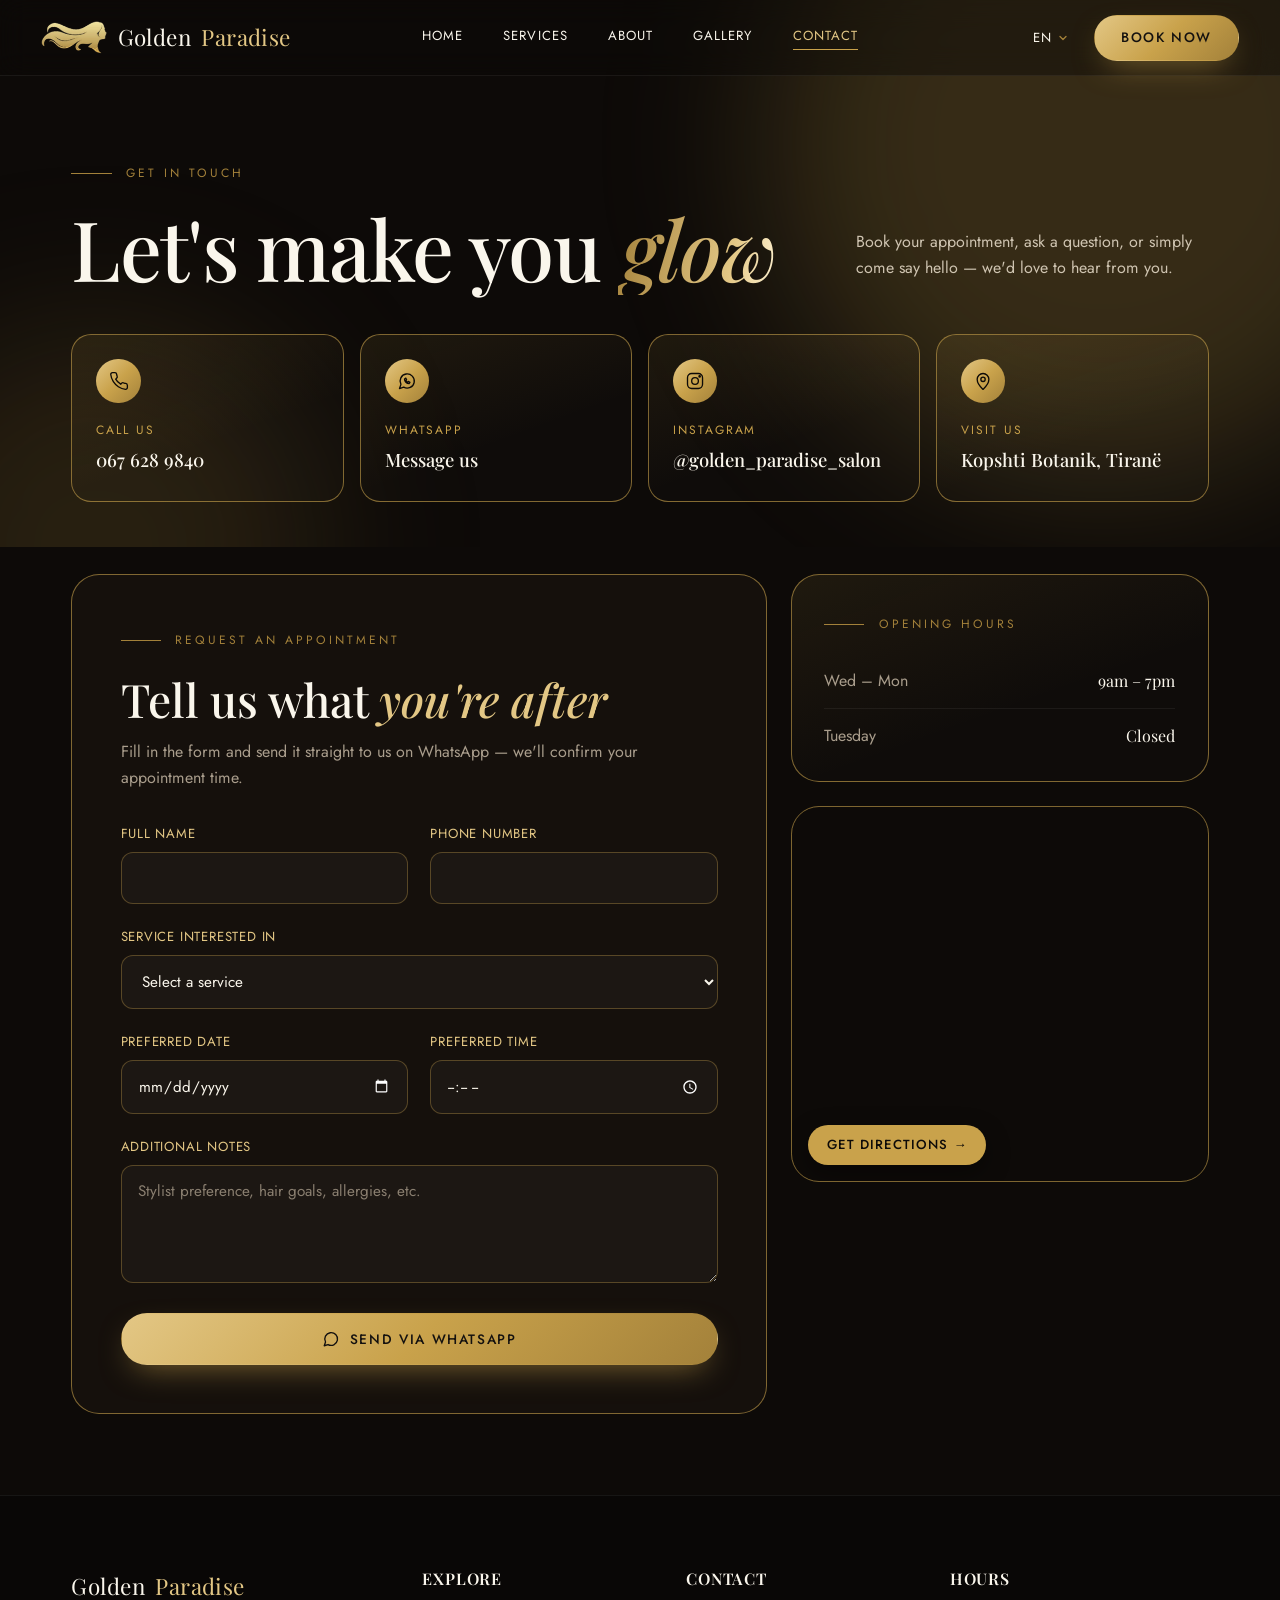
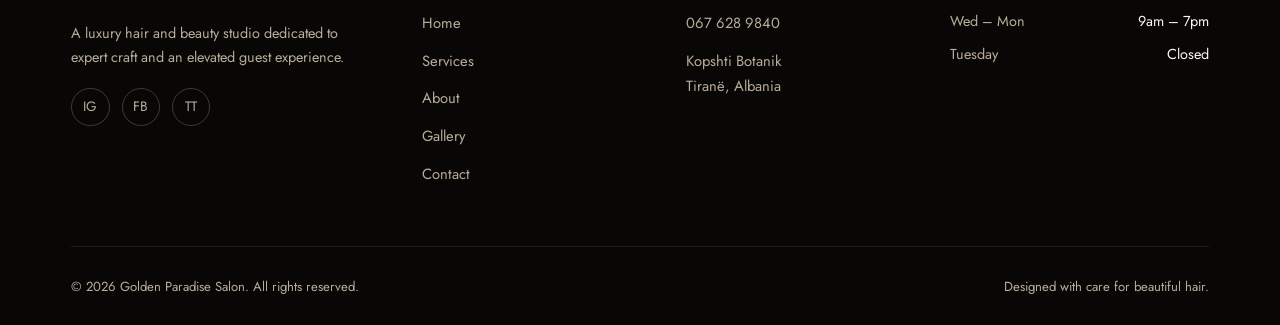
<file: contact.html>
<!DOCTYPE html>
<html lang="en">
<head>
<meta charset="UTF-8">
<meta name="viewport" content="width=device-width, initial-scale=1.0">
<title>Contact &amp; Booking | Golden Paradise Salon</title>
<meta name="description" content="Book an appointment at Golden Paradise Salon, Kopshti Botanik, Tiranë. Call or WhatsApp 067 628 9840.">
<link rel="preconnect" href="https://fonts.googleapis.com">
<link href="https://fonts.googleapis.com/css2?family=Playfair+Display:ital,wght@0,500;0,600;0,700;1,500;1,600&family=Jost:wght@300;400;500;600&display=swap" rel="stylesheet">
<link rel="stylesheet" href="css/style.css">
<script>document.documentElement.classList.add('js');</script>
</head>
<body class="lux">

<header class="site-header">
  <div class="container">
    <a href="index.html" class="logo">
      <span class="logo-mark" aria-hidden="true"><img src="images/logo-figure.png" alt=""></span>
      Golden <span>Paradise</span>
    </a>
    <nav class="nav-links">
      <a href="index.html">Home</a>
      <a href="services.html">Services</a>
      <a href="about.html">About</a>
      <a href="gallery.html">Gallery</a>
      <a href="contact.html" class="active">Contact</a>
    </nav>
    <div class="nav-cta">
      <div class="lang-switch">
        <button class="lang-select" type="button" aria-label="Select language" aria-haspopup="true" aria-expanded="false">
          <span class="lang-current">EN</span>
          <svg width="10" height="10" viewBox="0 0 10 10" fill="none" xmlns="http://www.w3.org/2000/svg">
          <path d="M2 3.5L5 6.5L8 3.5" stroke="currentColor" stroke-width="1.3" stroke-linecap="round" stroke-linejoin="round"/>
        </svg>
        </button>
        <div class="lang-menu" role="menu">
          <button type="button" role="menuitemradio" data-lang="en" aria-checked="true">English</button>
          <button type="button" role="menuitemradio" data-lang="sq" aria-checked="false">Shqip</button>
        </div>
      </div>
      <a href="contact.html" class="btn btn-gold btn-pill">Book Now</a>
    </div>
    <button class="nav-toggle" aria-label="Toggle menu">
      <span></span><span></span><span></span>
    </button>
  </div>
</header>

<section class="gal-hero">
  <div class="lux-glow g1" aria-hidden="true"></div>
  <div class="lux-glow g2" aria-hidden="true"></div>
  <div class="container">
    <div class="svc-hero-head">
      <div>
        <span class="eyebrow eyebrow-line" data-reveal>Get In Touch</span>
        <h1 data-reveal data-i18n="contact.h1" style="--d: 0.1s">Let's make you <em class="text-shimmer">glow</em></h1>
      </div>
      <p class="lux-lead" data-reveal style="--d: 0.2s">Book your appointment, ask a question, or simply come say hello — we'd love to hear from you.</p>
    </div>

    <div class="ct-quick">
      <a href="tel:+355676289840" class="ct-card" data-reveal>
        <span class="ct-icon" aria-hidden="true"><svg viewBox="0 0 24 24" fill="none" stroke="currentColor" stroke-width="1.6" stroke-linecap="round" stroke-linejoin="round"><path d="M22 16.9v3a2 2 0 0 1-2.2 2 19.8 19.8 0 0 1-8.6-3.1 19.5 19.5 0 0 1-6-6A19.8 19.8 0 0 1 2.1 4.2 2 2 0 0 1 4.1 2h3a2 2 0 0 1 2 1.7c.1.9.4 1.8.7 2.7a2 2 0 0 1-.5 2.1L8 9.8a16 16 0 0 0 6 6l1.3-1.3a2 2 0 0 1 2.1-.4c.9.3 1.8.6 2.7.7a2 2 0 0 1 1.7 2z"/></svg></span>
        <span class="ct-label">Call us</span>
        <strong>067 628 9840</strong>
      </a>
      <a href="https://wa.me/355676289840" target="_blank" rel="noopener" class="ct-card" data-reveal style="--d: 0.08s">
        <span class="ct-icon" aria-hidden="true"><svg viewBox="0 0 24 24" fill="none" stroke="currentColor" stroke-width="1.6" stroke-linecap="round" stroke-linejoin="round"><path d="M3 21l1.7-5A8.5 8.5 0 1 1 8 19.4z"/><path d="M9 9.5c0 3 2.5 5.5 5.5 5.5l1-1.5-2-1-1 1c-1-.4-1.6-1-2-2l1-1-1-2z"/></svg></span>
        <span class="ct-label">WhatsApp</span>
        <strong>Message us</strong>
      </a>
      <a href="https://www.instagram.com/golden_paradise_salon/" target="_blank" rel="noopener" class="ct-card" data-reveal style="--d: 0.16s">
        <span class="ct-icon" aria-hidden="true"><svg viewBox="0 0 24 24" fill="none" stroke="currentColor" stroke-width="1.6"><rect x="3" y="3" width="18" height="18" rx="5"/><circle cx="12" cy="12" r="4"/><circle cx="17.5" cy="6.5" r="0.8" fill="currentColor"/></svg></span>
        <span class="ct-label">Instagram</span>
        <strong>@golden_paradise_salon</strong>
      </a>
      <a href="https://www.google.com/maps/search/?api=1&amp;query=Golden+Paradise+Salon+Kopshti+Botanik+Tirana" target="_blank" rel="noopener" class="ct-card" data-reveal style="--d: 0.24s">
        <span class="ct-icon" aria-hidden="true"><svg viewBox="0 0 24 24" fill="none" stroke="currentColor" stroke-width="1.6" stroke-linecap="round" stroke-linejoin="round"><path d="M12 22s7-6.2 7-12a7 7 0 0 0-14 0c0 5.8 7 12 7 12z"/><circle cx="12" cy="10" r="2.6"/></svg></span>
        <span class="ct-label">Visit us</span>
        <strong>Kopshti Botanik, Tiranë</strong>
      </a>
    </div>
  </div>
</section>

<section class="ct-main">
  <div class="container ct-grid">
    <div class="ct-form-card" data-reveal>
      <span class="eyebrow eyebrow-line">Request an Appointment</span>
      <h2 data-i18n="contact.form.h2">Tell us what <em>you're after</em></h2>
      <p class="ct-form-intro">Fill in the form and send it straight to us on WhatsApp — we'll confirm your appointment time.</p>

      <div class="form-success" id="form-success">
        Thank you! WhatsApp has opened with your request — just press send and we'll confirm your appointment shortly.
      </div>

      <form id="booking-form" class="form-grid">
        <div class="form-field">
          <label for="name">Full Name</label>
          <input type="text" id="name" name="name" required>
        </div>
        <div class="form-field">
          <label for="phone">Phone Number</label>
          <input type="tel" id="phone" name="phone" required>
        </div>
        <div class="form-field full">
          <label for="service">Service Interested In</label>
          <select id="service" name="service" required>
            <option value="" disabled selected>Select a service</option>
            <option>Nanoplasty</option>
            <option>Hair</option>
            <option>Nails</option>
            <option>Lashes &amp; Brows</option>
            <option>Body Shape</option>
            <option>Not sure yet</option>
          </select>
        </div>
        <div class="form-field">
          <label for="date">Preferred Date</label>
          <input type="date" id="date" name="date" required>
        </div>
        <div class="form-field">
          <label for="time">Preferred Time</label>
          <input type="time" id="time" name="time" required>
        </div>
        <div class="form-field full">
          <label for="message">Additional Notes</label>
          <textarea id="message" name="message" rows="4" placeholder="Stylist preference, hair goals, allergies, etc."></textarea>
        </div>
        <div class="form-field full">
          <button type="submit" class="btn btn-gold btn-pill btn-shine ct-submit">
            <svg width="18" height="18" viewBox="0 0 24 24" fill="none" stroke="currentColor" stroke-width="1.8" stroke-linecap="round" stroke-linejoin="round" aria-hidden="true"><path d="M3 21l1.7-5A8.5 8.5 0 1 1 8 19.4z"/></svg>
            Send via WhatsApp
          </button>
        </div>
      </form>
    </div>

    <div class="ct-side">
      <div class="ct-hours" data-reveal style="--d: 0.1s">
        <span class="eyebrow eyebrow-line">Opening Hours</span>
        <ul>
          <li><span>Wed – Mon</span><span>9am – 7pm</span></li>
          <li><span>Tuesday</span><span>Closed</span></li>
        </ul>
      </div>
      <div class="ct-map" data-reveal style="--d: 0.2s">
        <iframe title="Map showing Golden Paradise Salon, Kopshti Botanik, Tiranë" src="https://www.google.com/maps?q=Golden+Paradise+Salon+Kopshti+Botanik+Tirana&amp;output=embed" loading="lazy" referrerpolicy="no-referrer-when-downgrade"></iframe>
        <a href="https://www.google.com/maps/search/?api=1&amp;query=Golden+Paradise+Salon+Kopshti+Botanik+Tirana" target="_blank" rel="noopener" class="ct-map-link">Get directions <span aria-hidden="true">→</span></a>
      </div>
    </div>
  </div>
</section>

<footer class="site-footer">
  <div class="container">
    <div class="footer-grid">
      <div class="footer-about">
        <a href="index.html" class="logo">Golden <span>Paradise</span></a>
        <p>A luxury hair and beauty studio dedicated to expert craft and an elevated guest experience.</p>
        <div class="social-row">
          <a href="https://www.instagram.com/golden_paradise_salon/" target="_blank" rel="noopener" aria-label="Instagram">IG</a>
          <a href="#" aria-label="Facebook">FB</a>
          <a href="#" aria-label="TikTok">TT</a>
        </div>
      </div>
      <div class="footer-links">
        <h4>Explore</h4>
        <ul>
          <li><a href="index.html">Home</a></li>
          <li><a href="services.html">Services</a></li>
          <li><a href="about.html">About</a></li>
          <li><a href="gallery.html">Gallery</a></li>
          <li><a href="contact.html">Contact</a></li>
        </ul>
      </div>
      <div class="footer-links">
        <h4>Contact</h4>
        <ul>
          <li><a href="tel:+355676289840">067 628 9840</a></li>
          <li><a href="https://www.google.com/maps/search/?api=1&amp;query=Golden+Paradise+Salon+Kopshti+Botanik+Tirana" target="_blank" rel="noopener">Kopshti Botanik<br>Tiranë, Albania</a></li>
        </ul>
      </div>
      <div class="footer-hours">
        <h4>Hours</h4>
        <div><span>Wed – Mon</span><span>9am – 7pm</span></div>
        <div><span>Tuesday</span><span>Closed</span></div>
      </div>
    </div>
    <div class="footer-bottom">
      <span>&copy; 2026 Golden Paradise Salon. All rights reserved.</span>
      <span>Designed with care for beautiful hair.</span>
    </div>
  </div>
</footer>

<script src="js/i18n.js"></script>
<script src="js/script.js"></script>
</body>
</html>
</file>
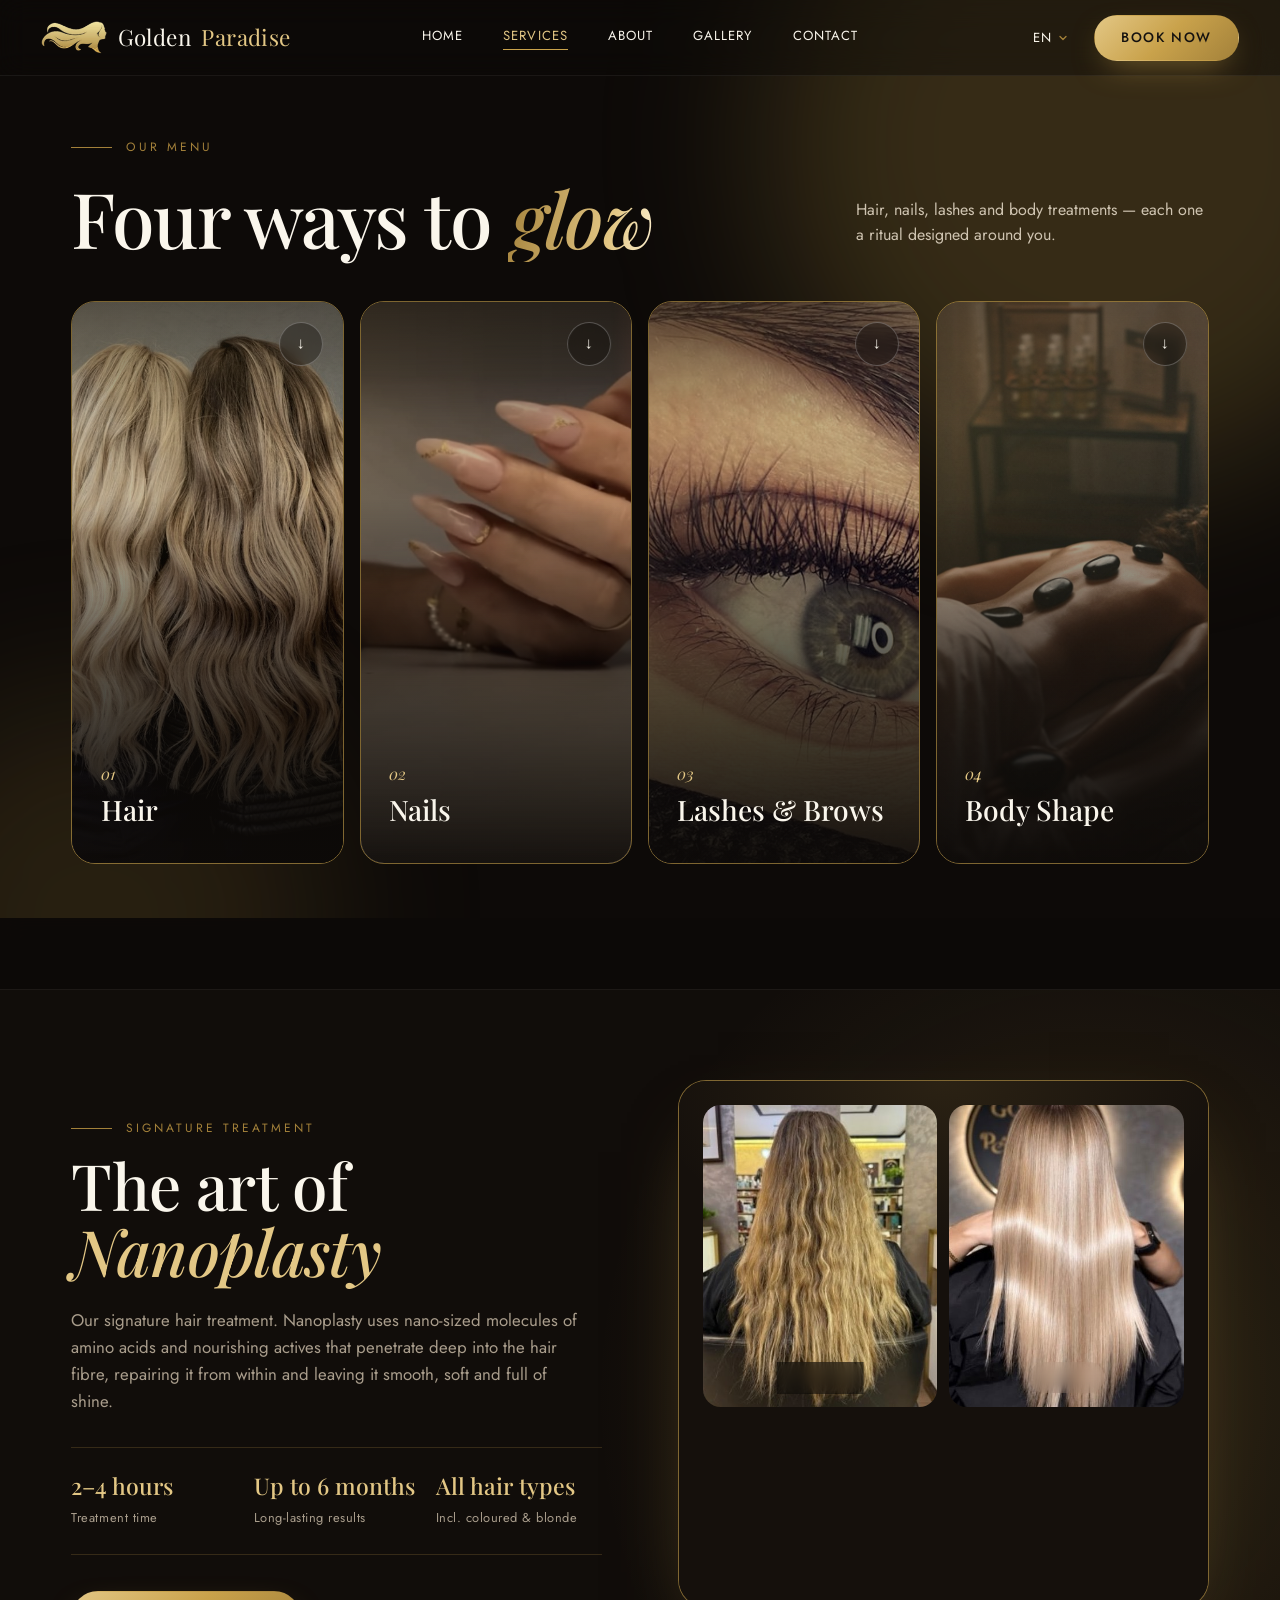
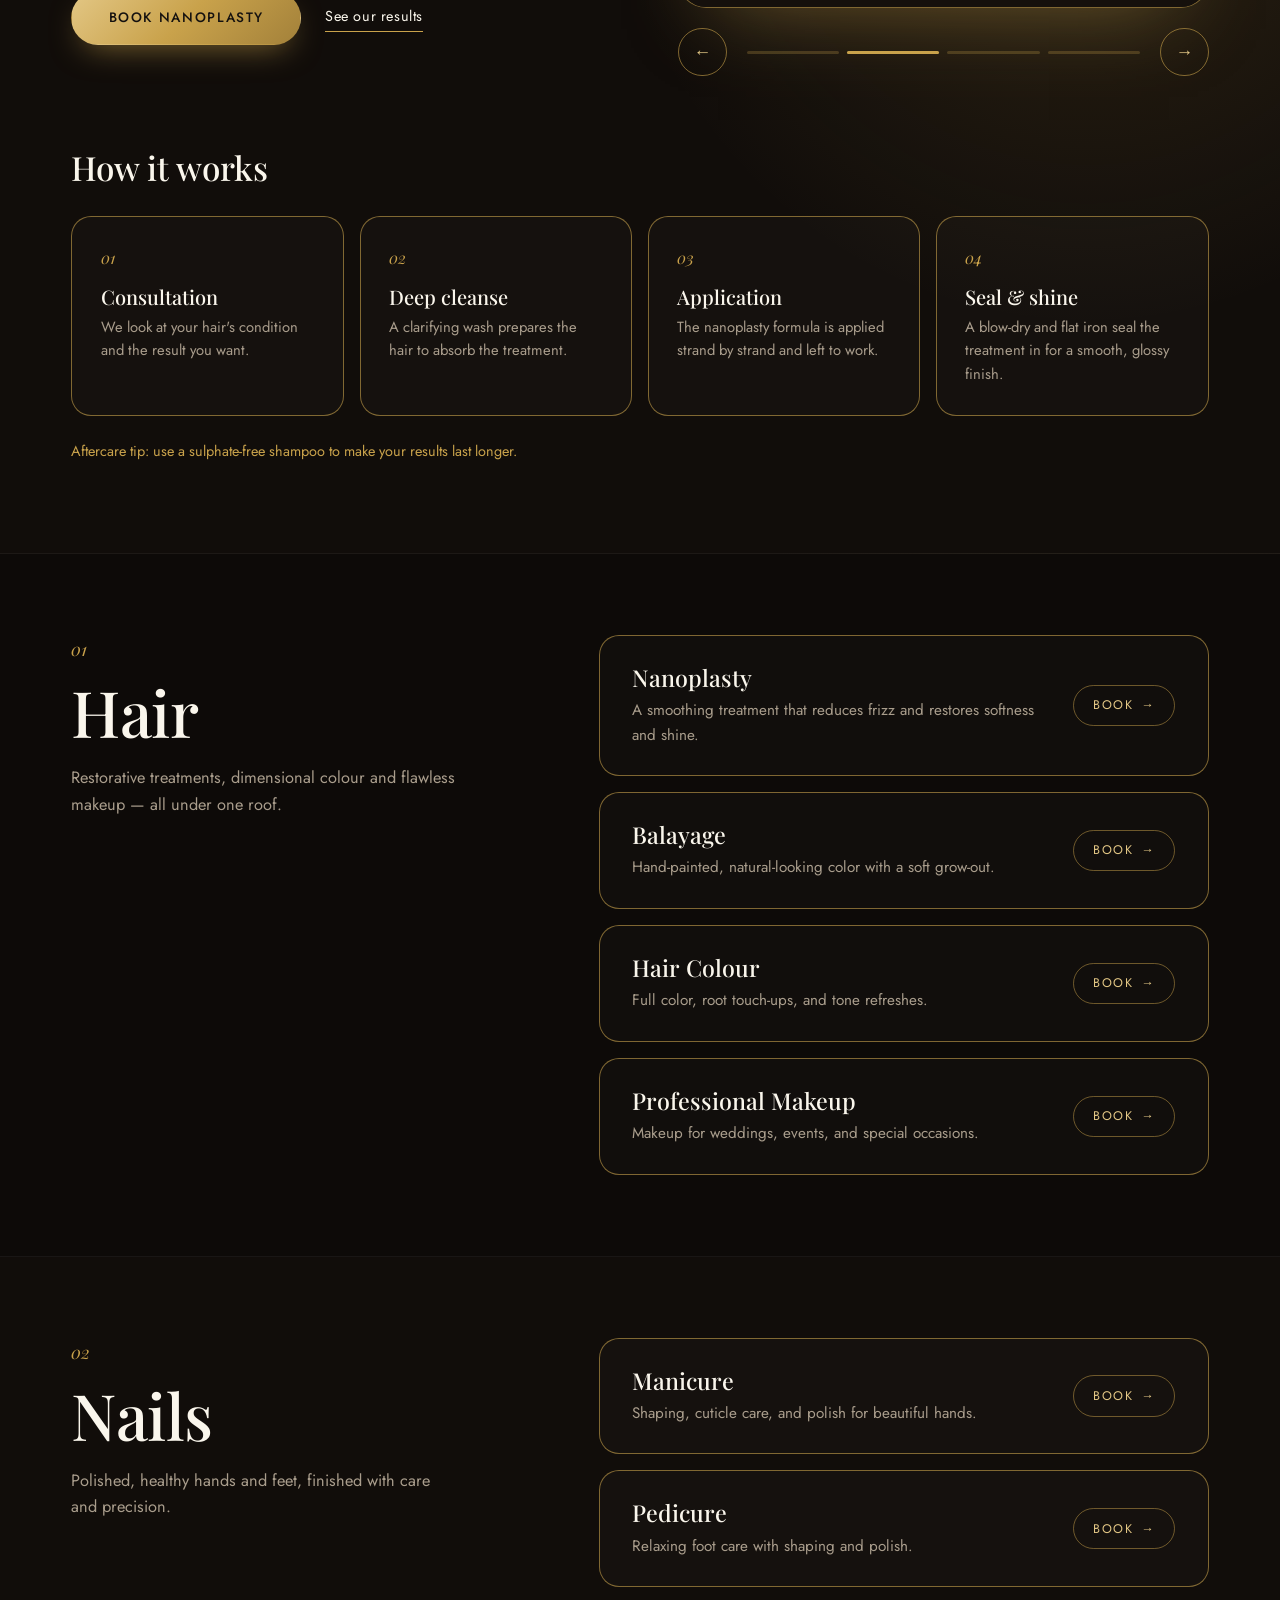
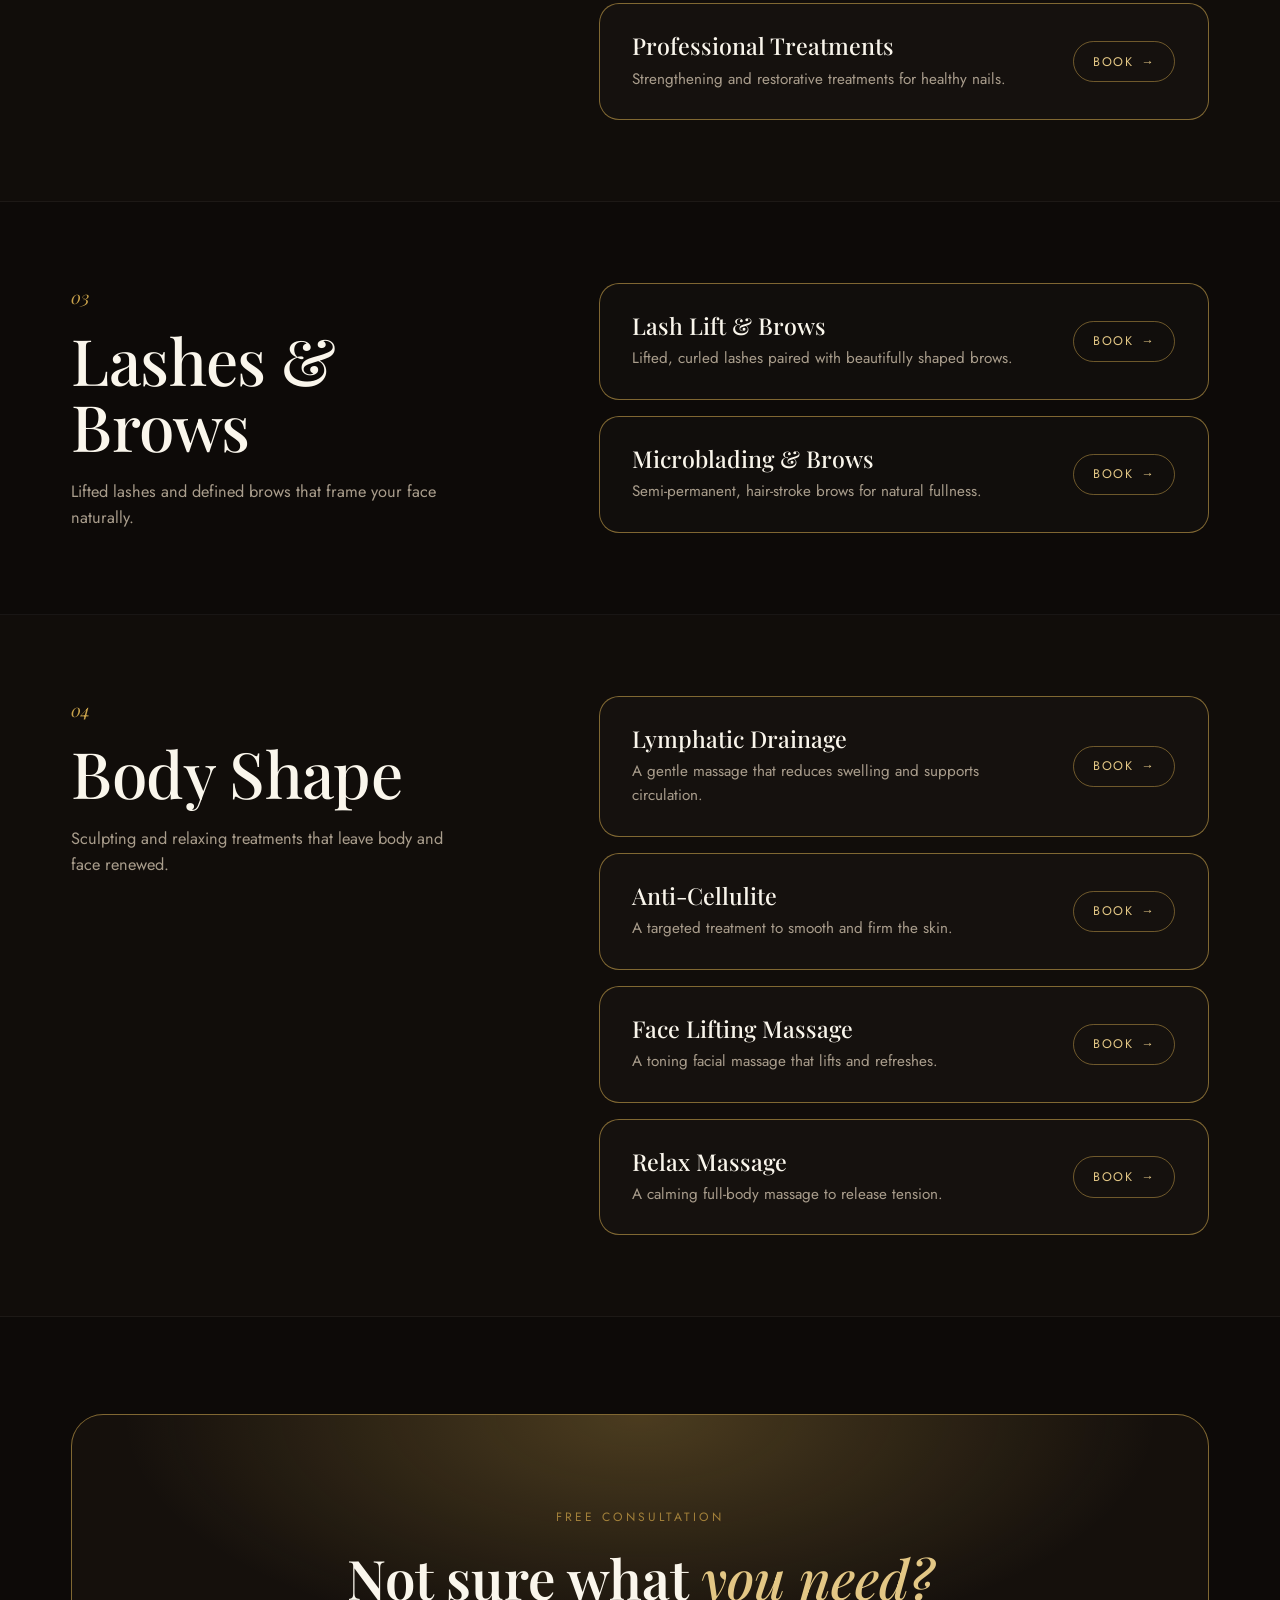
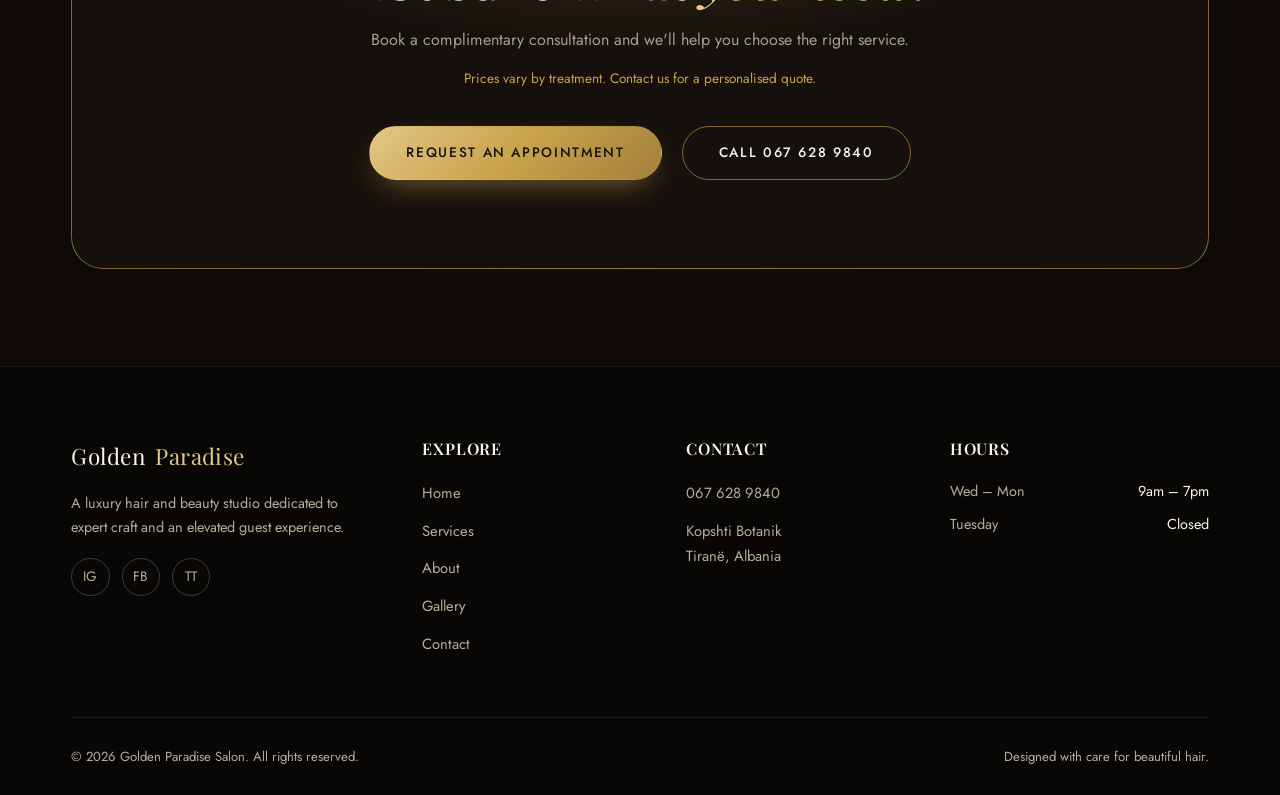
<file: services.html>
<!DOCTYPE html>
<html lang="en">
<head>
<meta charset="UTF-8">
<meta name="viewport" content="width=device-width, initial-scale=1.0">
<title>Services | Golden Paradise Salon</title>
<meta name="description" content="Hair, nails, lashes & brows, and body shape treatments at Golden Paradise Salon — nanoplasty, balayage, manicure, microblading, lymphatic drainage and more.">
<link rel="preconnect" href="https://fonts.googleapis.com">
<link href="https://fonts.googleapis.com/css2?family=Playfair+Display:ital,wght@0,500;0,600;0,700;1,500;1,600&family=Jost:wght@300;400;500;600&display=swap" rel="stylesheet">
<link rel="stylesheet" href="css/style.css">
<script>document.documentElement.classList.add('js');</script>
</head>
<body class="lux">

<header class="site-header">
  <div class="container">
    <a href="index.html" class="logo">
      <span class="logo-mark" aria-hidden="true"><img src="images/logo-figure.png" alt=""></span>
      Golden <span>Paradise</span>
    </a>
    <nav class="nav-links">
      <a href="index.html">Home</a>
      <a href="services.html" class="active">Services</a>
      <a href="about.html">About</a>
      <a href="gallery.html">Gallery</a>
      <a href="contact.html">Contact</a>
    </nav>
    <div class="nav-cta">
      <div class="lang-switch">
        <button class="lang-select" type="button" aria-label="Select language" aria-haspopup="true" aria-expanded="false">
          <span class="lang-current">EN</span>
          <svg width="10" height="10" viewBox="0 0 10 10" fill="none" xmlns="http://www.w3.org/2000/svg">
          <path d="M2 3.5L5 6.5L8 3.5" stroke="currentColor" stroke-width="1.3" stroke-linecap="round" stroke-linejoin="round"/>
        </svg>
        </button>
        <div class="lang-menu" role="menu">
          <button type="button" role="menuitemradio" data-lang="en" aria-checked="true">English</button>
          <button type="button" role="menuitemradio" data-lang="sq" aria-checked="false">Shqip</button>
        </div>
      </div>
      <a href="contact.html" class="btn btn-gold btn-pill">Book Now</a>
    </div>
    <button class="nav-toggle" aria-label="Toggle menu">
      <span></span><span></span><span></span>
    </button>
  </div>
</header>

<section class="svc-hero">
  <div class="lux-glow g1" aria-hidden="true"></div>
  <div class="lux-glow g2" aria-hidden="true"></div>
  <div class="container">
    <div class="svc-hero-head">
      <div>
        <span class="eyebrow eyebrow-line" data-reveal>Our Menu</span>
        <h1 data-reveal data-i18n="services.h1" style="--d: 0.1s">Four ways to <em class="text-shimmer">glow</em></h1>
      </div>
      <p class="lux-lead" data-reveal style="--d: 0.2s">Hair, nails, lashes and body treatments — each one a ritual designed around you.</p>
    </div>

    <!-- Category photos: nails.jpg is the salon's own work; the others are free
         stock images from Unsplash (unsplash.com/license).
         Replace the files in images/services/ with your own photos any time. -->
    <div class="svc-panels" data-reveal style="--d: 0.3s">
      <a href="#hair" class="svc-panel">
        <img src="images/services/hair.jpg" alt="Long wavy balayage hair" style="object-position: 50% 35%">
        <div class="svc-panel-body">
          <span class="num">01</span>
          <h2>Hair</h2>
          <p>Nanoplasty · Balayage · Hair Colour · Professional Makeup</p>
        </div>
        <span class="arrow" aria-hidden="true">→</span>
      </a>
      <a href="#nails" class="svc-panel">
        <img src="images/services/nails.jpg" alt="Nude almond nails with gold flake details, done at Golden Paradise" style="object-position: 50% 6%">
        <div class="svc-panel-body">
          <span class="num">02</span>
          <h2>Nails</h2>
          <p>Manicure · Pedicure · Professional Treatments</p>
        </div>
        <span class="arrow" aria-hidden="true">→</span>
      </a>
      <a href="#lashes" class="svc-panel">
        <img src="images/services/lashes.jpg" alt="Close-up of lifted lashes and a defined brow" style="object-position: 40% 50%">
        <div class="svc-panel-body">
          <span class="num">03</span>
          <h2>Lashes &amp; Brows</h2>
          <p>Lash Lift &amp; Brows · Microblading &amp; Brows</p>
        </div>
        <span class="arrow" aria-hidden="true">→</span>
      </a>
      <a href="#body" class="svc-panel">
        <img src="images/services/body.jpg" alt="Hot-stone body treatment in warm light" style="object-position: 50% 60%">
        <div class="svc-panel-body">
          <span class="num">04</span>
          <h2>Body Shape</h2>
          <p>Lymphatic Drainage · Anti-Cellulite · Face Lifting · Relax Massage</p>
        </div>
        <span class="arrow" aria-hidden="true">→</span>
      </a>
    </div>
  </div>
</section>

<nav class="svc-jump" aria-label="Service categories">
  <div class="container">
    <a href="#nanoplasty"><span>✦</span>Nanoplasty</a>
    <a href="#hair"><span>01</span>Hair</a>
    <a href="#nails"><span>02</span>Nails</a>
    <a href="#lashes"><span>03</span>Lashes &amp; Brows</a>
    <a href="#body"><span>04</span>Body Shape</a>
  </div>
</nav>

<section class="nano" id="nanoplasty">
  <div class="container nano-grid">
    <div class="nano-text" data-reveal>
      <span class="eyebrow eyebrow-line">Signature Treatment</span>
      <h2 data-i18n="nano.h2">The art of <em>Nanoplasty</em></h2>
      <p class="nano-lead">Our signature hair treatment. Nanoplasty uses nano-sized molecules of amino acids and nourishing actives that penetrate deep into the hair fibre, repairing it from within and leaving it smooth, soft and full of shine.</p>
      <ul class="nano-facts">
        <li><strong>2–4 hours</strong><span>Treatment time</span></li>
        <li><strong>Up to 6 months</strong><span>Long-lasting results</span></li>
        <li><strong>All hair types</strong><span>Incl. coloured &amp; blonde</span></li>
      </ul>
      <div class="nano-actions">
        <a href="contact.html?cat=nanoplasty" class="btn btn-gold btn-pill btn-shine">Book Nanoplasty</a>
        <a href="gallery.html" class="link-secondary">See our results</a>
      </div>
    </div>

    <div class="nano-slider" data-reveal style="--d: 0.15s" aria-roledescription="carousel" aria-label="Benefits of nanoplasty">
      <div class="nano-track">
        <figure class="nano-slide">
          <div class="nano-ba">
            <div><img src="images/nanoplasty/nano-blonde-before.jpg" alt="Wavy, frizzy blonde hair before nanoplasty"><span>Before</span></div>
            <div><img src="images/nanoplasty/nano-blonde-after.jpg" alt="Sleek, straight blonde hair after nanoplasty"><span>After</span></div>
          </div>
          <figcaption class="nano-slide-body">
            <span class="num">01</span>
            <h3>Frizz-free, silky hair</h3>
            <p>Tames frizz and unruly volume for a sleek, polished look — even on humid days.</p>
          </figcaption>
        </figure>
        <figure class="nano-slide">
          <div class="nano-ba">
            <div><img src="images/nanoplasty/nano-brunette-before.jpg" alt="Dull brunette hair with brassy ends before nanoplasty" loading="lazy"><span>Before</span></div>
            <div><img src="images/nanoplasty/nano-brunette-after.jpg" alt="Glossy, smooth brunette hair after nanoplasty" loading="lazy"><span>After</span></div>
          </div>
          <figcaption class="nano-slide-body">
            <span class="num">02</span>
            <h3>Mirror-like shine</h3>
            <p>A smoother hair surface reflects light for a healthy, glass-like gloss.</p>
          </figcaption>
        </figure>
        <figure class="nano-slide">
          <div class="nano-ba">
            <div><img src="images/nanoplasty/nano-chestnut-before.jpg" alt="Dry, damaged long brown hair before nanoplasty" loading="lazy"><span>Before</span></div>
            <div><img src="images/nanoplasty/nano-chestnut-after.jpg" alt="Long, glass-smooth brown hair after nanoplasty" loading="lazy"><span>After</span></div>
          </div>
          <figcaption class="nano-slide-body">
            <span class="num">03</span>
            <h3>Deep repair from within</h3>
            <p>Nano-molecules fill damaged areas of the hair fibre, restoring strength, softness and elasticity.</p>
          </figcaption>
        </figure>
        <figure class="nano-slide">
          <div class="nano-ba">
            <div><img src="images/nanoplasty/nano-curly-before.jpg" alt="Frizzy, undefined curly hair before nanoplasty" loading="lazy"><span>Before</span></div>
            <div><img src="images/nanoplasty/nano-curly-after.jpg" alt="Soft, defined curls after nanoplasty" loading="lazy"><span>After</span></div>
          </div>
          <figcaption class="nano-slide-body">
            <span class="num">04</span>
            <h3>Defined, healthy curls</h3>
            <p>Curly hair stays curly — just softer, more defined and free of frizz.</p>
          </figcaption>
        </figure>
      </div>
      <div class="nano-controls">
        <button type="button" class="nano-arrow nano-prev" aria-label="Previous benefit">←</button>
        <div class="nano-dots"></div>
        <button type="button" class="nano-arrow nano-next" aria-label="Next benefit">→</button>
      </div>
    </div>
  </div>

  <div class="container nano-steps-wrap">
    <h3 class="nano-steps-title" data-reveal>How it works</h3>
    <ol class="nano-steps">
      <li data-reveal><span>01</span><h4>Consultation</h4><p>We look at your hair's condition and the result you want.</p></li>
      <li data-reveal style="--d: 0.08s"><span>02</span><h4>Deep cleanse</h4><p>A clarifying wash prepares the hair to absorb the treatment.</p></li>
      <li data-reveal style="--d: 0.16s"><span>03</span><h4>Application</h4><p>The nanoplasty formula is applied strand by strand and left to work.</p></li>
      <li data-reveal style="--d: 0.24s"><span>04</span><h4>Seal &amp; shine</h4><p>A blow-dry and flat iron seal the treatment in for a smooth, glossy finish.</p></li>
    </ol>
    <p class="nano-care">Aftercare tip: use a sulphate-free shampoo to make your results last longer.</p>
  </div>
</section>

<div class="svc-cats">
  <section class="svc-cat" id="hair">
    <div class="container svc-cat-grid">
      <div class="svc-cat-head" data-reveal>
        <span class="num">01</span>
        <h2>Hair</h2>
        <p>Restorative treatments, dimensional colour and flawless makeup — all under one roof.</p>
      </div>
      <div class="svc-list">
        <div class="svc-item" data-reveal>
          <div>
            <h3>Nanoplasty</h3>
            <p>A smoothing treatment that reduces frizz and restores softness and shine.</p>
          </div>
          <a href="contact.html?cat=nanoplasty" class="svc-book">Book</a>
        </div>
        <div class="svc-item" data-reveal>
          <div>
            <h3>Balayage</h3>
            <p>Hand-painted, natural-looking color with a soft grow-out.</p>
          </div>
          <a href="contact.html?cat=hair" class="svc-book">Book</a>
        </div>
        <div class="svc-item" data-reveal>
          <div>
            <h3>Hair Colour</h3>
            <p>Full color, root touch-ups, and tone refreshes.</p>
          </div>
          <a href="contact.html?cat=hair" class="svc-book">Book</a>
        </div>
        <div class="svc-item" data-reveal>
          <div>
            <h3>Professional Makeup</h3>
            <p>Makeup for weddings, events, and special occasions.</p>
          </div>
          <a href="contact.html?cat=hair" class="svc-book">Book</a>
        </div>
      </div>
    </div>
  </section>

  <section class="svc-cat" id="nails">
    <div class="container svc-cat-grid">
      <div class="svc-cat-head" data-reveal>
        <span class="num">02</span>
        <h2>Nails</h2>
        <p>Polished, healthy hands and feet, finished with care and precision.</p>
      </div>
      <div class="svc-list">
        <div class="svc-item" data-reveal>
          <div>
            <h3>Manicure</h3>
            <p>Shaping, cuticle care, and polish for beautiful hands.</p>
          </div>
          <a href="contact.html?cat=nails" class="svc-book">Book</a>
        </div>
        <div class="svc-item" data-reveal>
          <div>
            <h3>Pedicure</h3>
            <p>Relaxing foot care with shaping and polish.</p>
          </div>
          <a href="contact.html?cat=nails" class="svc-book">Book</a>
        </div>
        <div class="svc-item" data-reveal>
          <div>
            <h3>Professional Treatments</h3>
            <p>Strengthening and restorative treatments for healthy nails.</p>
          </div>
          <a href="contact.html?cat=nails" class="svc-book">Book</a>
        </div>
      </div>
    </div>
  </section>

  <section class="svc-cat" id="lashes">
    <div class="container svc-cat-grid">
      <div class="svc-cat-head" data-reveal>
        <span class="num">03</span>
        <h2>Lashes &amp; Brows</h2>
        <p>Lifted lashes and defined brows that frame your face naturally.</p>
      </div>
      <div class="svc-list">
        <div class="svc-item" data-reveal>
          <div>
            <h3>Lash Lift &amp; Brows</h3>
            <p>Lifted, curled lashes paired with beautifully shaped brows.</p>
          </div>
          <a href="contact.html?cat=lashes" class="svc-book">Book</a>
        </div>
        <div class="svc-item" data-reveal>
          <div>
            <h3>Microblading &amp; Brows</h3>
            <p>Semi-permanent, hair-stroke brows for natural fullness.</p>
          </div>
          <a href="contact.html?cat=lashes" class="svc-book">Book</a>
        </div>
      </div>
    </div>
  </section>

  <section class="svc-cat" id="body">
    <div class="container svc-cat-grid">
      <div class="svc-cat-head" data-reveal>
        <span class="num">04</span>
        <h2>Body Shape</h2>
        <p>Sculpting and relaxing treatments that leave body and face renewed.</p>
      </div>
      <div class="svc-list">
        <div class="svc-item" data-reveal>
          <div>
            <h3>Lymphatic Drainage</h3>
            <p>A gentle massage that reduces swelling and supports circulation.</p>
          </div>
          <a href="contact.html?cat=body" class="svc-book">Book</a>
        </div>
        <div class="svc-item" data-reveal>
          <div>
            <h3>Anti-Cellulite</h3>
            <p>A targeted treatment to smooth and firm the skin.</p>
          </div>
          <a href="contact.html?cat=body" class="svc-book">Book</a>
        </div>
        <div class="svc-item" data-reveal>
          <div>
            <h3>Face Lifting Massage</h3>
            <p>A toning facial massage that lifts and refreshes.</p>
          </div>
          <a href="contact.html?cat=body" class="svc-book">Book</a>
        </div>
        <div class="svc-item" data-reveal>
          <div>
            <h3>Relax Massage</h3>
            <p>A calming full-body massage to release tension.</p>
          </div>
          <a href="contact.html?cat=body" class="svc-book">Book</a>
        </div>
      </div>
    </div>
  </section>
</div>

<section class="lux-cta">
  <div class="container">
    <div class="lux-cta-box" data-reveal>
      <span class="eyebrow">Free consultation</span>
      <h2 data-i18n="services.cta.h2">Not sure what <em>you need?</em></h2>
      <p>Book a complimentary consultation and we'll help you choose the right service.</p>
      <p class="svc-price-note">Prices vary by treatment. Contact us for a personalised quote.</p>
      <div class="cta-actions">
        <a href="contact.html" class="btn btn-gold btn-pill btn-shine">Request an Appointment</a>
        <a href="tel:+355676289840" class="btn btn-outline btn-pill">Call 067 628 9840</a>
      </div>
    </div>
  </div>
</section>

<footer class="site-footer">
  <div class="container">
    <div class="footer-grid">
      <div class="footer-about">
        <a href="index.html" class="logo">Golden <span>Paradise</span></a>
        <p>A luxury hair and beauty studio dedicated to expert craft and an elevated guest experience.</p>
        <div class="social-row">
          <a href="https://www.instagram.com/golden_paradise_salon/" target="_blank" rel="noopener" aria-label="Instagram">IG</a>
          <a href="#" aria-label="Facebook">FB</a>
          <a href="#" aria-label="TikTok">TT</a>
        </div>
      </div>
      <div class="footer-links">
        <h4>Explore</h4>
        <ul>
          <li><a href="index.html">Home</a></li>
          <li><a href="services.html">Services</a></li>
          <li><a href="about.html">About</a></li>
          <li><a href="gallery.html">Gallery</a></li>
          <li><a href="contact.html">Contact</a></li>
        </ul>
      </div>
      <div class="footer-links">
        <h4>Contact</h4>
        <ul>
          <li><a href="tel:+355676289840">067 628 9840</a></li>
          <li><a href="https://www.google.com/maps/search/?api=1&amp;query=Golden+Paradise+Salon+Kopshti+Botanik+Tirana" target="_blank" rel="noopener">Kopshti Botanik<br>Tiranë, Albania</a></li>
        </ul>
      </div>
      <div class="footer-hours">
        <h4>Hours</h4>
        <div><span>Wed – Mon</span><span>9am – 7pm</span></div>
        <div><span>Tuesday</span><span>Closed</span></div>
      </div>
    </div>
    <div class="footer-bottom">
      <span>&copy; 2026 Golden Paradise Salon. All rights reserved.</span>
      <span>Designed with care for beautiful hair.</span>
    </div>
  </div>
</footer>

<script src="js/i18n.js"></script>
<script src="js/script.js"></script>
</body>
</html>
</file>
<file: css/style.css>
/* ============================================
   Golden Paradise Salon — Stylesheet
   ============================================ */

:root {
  --black: #14110f;
  --charcoal: #221d19;
  --gold: #c9a24b;
  --gold-light: #e3c785;
  --gold-dark: #a3813a;
  --cream: #faf6ec;
  --cream-dark: #f0e8d4;
  --white: #ffffff;
  --text: #2a2420;
  --text-muted: #6b6058;

  --font-heading: 'Playfair Display', Georgia, serif;
  --font-body: 'Jost', 'Segoe UI', sans-serif;

  --max-width: 76rem;
  --gutter: clamp(1.25rem, 3.2vw, 4rem);
  --header-h: 4.75rem;
  --transition: 0.3s ease;
}

* {
  box-sizing: border-box;
  margin: 0;
  padding: 0;
}

/* Fluid base size: every rem in this file scales with the screen, so the
   layout keeps the same proportions from a 13" laptop to a 27" monitor
   instead of looking "zoomed out" on large displays. */
html {
  font-size: clamp(16px, 0.55vw + 9px, 22px);
  scroll-behavior: smooth;
  overflow-x: clip;
  -webkit-text-size-adjust: 100%;
  text-size-adjust: 100%;
}

body {
  font-family: var(--font-body);
  color: var(--text);
  background: var(--cream);
  line-height: 1.6;
  overflow-x: clip;
}

img {
  max-width: 100%;
  display: block;
}

a {
  text-decoration: none;
  color: inherit;
}

ul {
  list-style: none;
}

h1, h2, h3, h4 {
  font-family: var(--font-heading);
  font-weight: 600;
  line-height: 1.2;
  color: var(--black);
}

.container {
  max-width: var(--max-width);
  margin: 0 auto;
  padding: 0 var(--gutter);
}

.eyebrow {
  display: inline-block;
  font-family: var(--font-body);
  letter-spacing: 0.25em;
  text-transform: uppercase;
  font-size: 0.75rem;
  color: var(--gold-dark);
  margin-bottom: 0.875rem;
}

.section {
  padding: 6rem 0;
}

.section-header {
  text-align: center;
  max-width: 38.75rem;
  margin: 0 auto 3.5rem;
}

.section-header h2 {
  font-size: clamp(2rem, 4vw, 2.75rem);
  margin-bottom: 1rem;
}

.section-header p {
  color: var(--text-muted);
  font-size: 1.05rem;
}

.section-header.left {
  margin: 0 0 3rem;
  text-align: left;
}

.bg-cream-dark {
  background: var(--cream-dark);
}

.bg-black {
  background: var(--black);
  color: var(--cream);
}

.bg-black h2, .bg-black h3, .bg-black h4 {
  color: var(--cream);
}

/* ---------- Buttons ---------- */
.btn {
  display: inline-flex;
  align-items: center;
  gap: 0.625rem;
  padding: 0.9375rem 2.25rem;
  border-radius: 2px;
  font-family: var(--font-body);
  font-size: 0.85rem;
  letter-spacing: 0.12em;
  text-transform: uppercase;
  font-weight: 500;
  cursor: pointer;
  border: 1px solid transparent;
  transition: background-color var(--transition), color var(--transition), border-color var(--transition);
}

.btn-gold {
  background: var(--gold);
  color: var(--black);
}

.btn-gold:hover {
  background: var(--gold-light);
}

.btn-outline {
  border-color: var(--gold);
  color: var(--cream);
}

.btn-outline:hover {
  background: var(--gold);
  color: var(--black);
}

.btn-outline-dark {
  border-color: var(--black);
  color: var(--black);
}

.btn-outline-dark:hover {
  background: var(--black);
  color: var(--cream);
}

.btn-dark {
  background: var(--black);
  color: var(--cream);
}

.btn-dark:hover {
  background: var(--charcoal);
}

/* ---------- Header ---------- */
.site-header {
  position: fixed;
  top: 0;
  left: 0;
  width: 100%;
  z-index: 1000;
  height: var(--header-h);
  display: flex;
  align-items: center;
  transition: background-color var(--transition), box-shadow var(--transition);
  background: rgba(250, 246, 236, 0.7);
  backdrop-filter: blur(0.875rem);
  -webkit-backdrop-filter: blur(0.875rem);
  border-bottom: 1px solid rgba(20, 17, 15, 0.06);
}

.site-header.scrolled {
  background: rgba(250, 246, 236, 0.96);
  box-shadow: 0 0.25rem 1.5rem rgba(20, 17, 15, 0.06);
}

.site-header .container {
  width: 100%;
  max-width: none;
  display: grid;
  grid-template-columns: 1fr auto 1fr;
  align-items: center;
  gap: 1.5rem;
}

.logo {
  display: inline-flex;
  align-items: center;
  gap: 0.625rem;
  font-family: var(--font-heading);
  font-size: 1.4rem;
  color: var(--black);
  letter-spacing: 0.02em;
  justify-self: start;
}

.logo span {
  color: var(--gold-dark);
}

.logo-mark {
  display: inline-flex;
  color: var(--gold);
}

/* Flowing-hair figure from the salon's logo badge */
.logo-mark img {
  height: 2.1rem;
  width: auto;
}

.nav-links {
  display: flex;
  gap: 2.5rem;
  justify-self: center;
}

.nav-links a {
  color: var(--text);
  font-size: 0.82rem;
  letter-spacing: 0.08em;
  text-transform: uppercase;
  position: relative;
  padding-bottom: 0.25rem;
}

.nav-links a::after {
  content: '';
  position: absolute;
  left: 0;
  bottom: 0;
  width: 100%;
  height: 1px;
  background: var(--gold-dark);
  opacity: 0;
  transition: opacity var(--transition);
}

.nav-links a:hover::after,
.nav-links a.active::after {
  opacity: 1;
}

.nav-links a.active {
  color: var(--gold-dark);
}

.nav-cta {
  display: flex;
  align-items: center;
  gap: 1.5rem;
  justify-self: end;
}

.nav-cta .btn {
  padding: 0.6875rem 1.625rem;
}

.lang-select {
  display: inline-flex;
  align-items: center;
  gap: 0.375rem;
  background: none;
  border: none;
  cursor: pointer;
  font-family: var(--font-body);
  font-size: 0.82rem;
  letter-spacing: 0.06em;
  text-transform: uppercase;
  color: var(--text);
  padding: 0.25rem 2px;
}

.lang-select svg {
  color: var(--gold-dark);
  transition: transform var(--transition);
}

/* Language dropdown (English / Shqip) */
.lang-switch {
  position: relative;
}

.lang-switch.open .lang-select svg {
  transform: rotate(180deg);
}

.lang-menu {
  position: absolute;
  top: calc(100% + 0.75rem);
  right: 0;
  min-width: 9rem;
  padding: 0.4rem;
  display: grid;
  gap: 0.15rem;
  background: var(--cream);
  border: 1px solid #e6dcc6;
  border-radius: 0.75rem;
  box-shadow: 0 1rem 2.5rem rgba(20, 17, 15, 0.15);
  opacity: 0;
  visibility: hidden;
  transform: translateY(-0.4rem);
  transition: opacity 0.2s ease, transform 0.2s ease, visibility 0.2s;
  z-index: 1200;
}

.lang-switch.open .lang-menu {
  opacity: 1;
  visibility: visible;
  transform: none;
}

.lang-menu button {
  display: flex;
  align-items: center;
  justify-content: space-between;
  gap: 1rem;
  width: 100%;
  padding: 0.6rem 0.8rem;
  background: none;
  border: none;
  border-radius: 0.5rem;
  cursor: pointer;
  font-family: var(--font-body);
  font-size: 0.88rem;
  color: var(--text);
  text-align: left;
  transition: background-color var(--transition), color var(--transition);
}

.lang-menu button:hover {
  background: var(--cream-dark);
}

.lang-menu button[aria-checked="true"] {
  color: var(--gold-dark);
}

.lang-menu button[aria-checked="true"]::after {
  content: '✓';
}

.lux .lang-menu {
  background: #17120e;
  border-color: rgba(201, 162, 75, 0.3);
  box-shadow: 0 1rem 2.5rem rgba(0, 0, 0, 0.5);
}

.lux .lang-menu button { color: var(--cream); }
.lux .lang-menu button:hover { background: rgba(201, 162, 75, 0.12); }
.lux .lang-menu button[aria-checked="true"] { color: var(--gold-light); }

.nav-toggle {
  display: none;
  flex-direction: column;
  gap: 0.3125rem;
  background: none;
  border: none;
  cursor: pointer;
  z-index: 1100;
  justify-self: end;
}

.nav-toggle span {
  width: 1.625rem;
  height: 2px;
  background: var(--black);
  transition: all var(--transition);
}

/* ---------- Hero ---------- */
/* Exactly one screen tall: the content sits below the fixed header and
   every size in it follows the smaller of screen width and screen height,
   so the whole hero is visible without scrolling on any device. */
.hero {
  position: relative;
  height: 100vh;
  height: 100svh;
  padding: var(--header-h) 0 clamp(0.75rem, 3vh, 2.5rem);
  display: flex;
  align-items: center;
  justify-content: center;
  text-align: center;
  overflow: hidden;
  isolation: isolate;
}

/* Hero photo — gold-lit portrait matching the salon's logo aesthetic. */
.hero-bg {
  position: absolute;
  inset: 0;
  z-index: -2;
  background-image: url('../images/hero.jpg');
  background-size: cover;
  background-position: center 8%;
}

/* Vignette — darkens the center so hero text stays legible while the
   photo's golden bokeh still glows through at the edges. */
.hero-overlay {
  position: absolute;
  inset: 0;
  z-index: -1;
  background:
    radial-gradient(ellipse 65% 60% at 50% 55%, rgba(10, 8, 6, 0.9) 0%, rgba(10, 8, 6, 0.72) 45%, rgba(10, 8, 6, 0.4) 75%),
    linear-gradient(180deg, rgba(10, 8, 6, 0.62) 0%, rgba(10, 8, 6, 0.45) 25%, rgba(10, 8, 6, 0.45) 70%, rgba(10, 8, 6, 0.72) 100%);
}

.hero-content {
  position: relative;
  z-index: 1;
  width: 100%;
  max-width: 56rem;
  padding: 0 var(--gutter);
  margin: 0 auto;
}

.hero-content .eyebrow {
  color: var(--gold-light);
  margin-bottom: clamp(0.4rem, 1.8vh, 1.1rem);
}

.hero h1 {
  font-size: clamp(2.2rem, min(8.5vw, 11.5vh), 7.5rem);
  line-height: 1.08;
  font-weight: 500;
  color: var(--cream);
  letter-spacing: -0.01em;
  margin-bottom: clamp(0.3rem, 1.4vh, 1rem);
}

.hero h1 em {
  font-style: italic;
  color: var(--gold-light);
}

.text-gold {
  color: var(--gold-light);
}

.hero-tagline {
  font-family: var(--font-heading);
  font-style: italic;
  font-size: clamp(1.05rem, min(2.7vw, 3.6vh), 2.2rem);
  color: var(--gold-light);
  margin-bottom: clamp(0.6rem, 3.2vh, 2.2rem);
}

.hero p {
  font-size: clamp(0.95rem, min(1.8vw, 2.4vh), 1.35rem);
  color: #cfc4b1;
  margin: 0 auto clamp(1rem, 4.6vh, 3rem);
  max-width: 34em;
}

.hero-actions {
  display: flex;
  align-items: center;
  justify-content: center;
  gap: 1.75rem;
  flex-wrap: wrap;
}

.link-secondary {
  position: relative;
  font-size: 0.9rem;
  letter-spacing: 0.04em;
  color: var(--text);
  padding-bottom: 3px;
  border-bottom: 1px solid var(--gold-dark);
  transition: color var(--transition);
}

.link-secondary:hover {
  color: var(--gold-dark);
}

.hero .link-secondary {
  color: var(--cream);
  border-bottom-color: var(--gold);
}

.hero .link-secondary:hover {
  color: var(--gold-light);
}

/* ---------- Page header (interior pages) ---------- */
.page-hero {
  padding: calc(var(--header-h) + clamp(3rem, 9vh, 6.5rem)) 0 clamp(3rem, 8vh, 6rem);
  background: linear-gradient(160deg, rgba(20,17,15,0.92), rgba(20,17,15,0.8)), radial-gradient(circle at 85% 20%, #382c1e 0%, var(--black) 65%);
  color: var(--cream);
  text-align: center;
}

.page-hero h1 {
  color: var(--cream);
  font-size: clamp(2.2rem, 5vw, 3.2rem);
}

.breadcrumb {
  margin-top: 1rem;
  font-size: 0.85rem;
  letter-spacing: 0.08em;
  text-transform: uppercase;
  color: var(--gold-light);
}

/* ---------- Cards / Grids ---------- */
.grid-3 {
  display: grid;
  grid-template-columns: repeat(3, 1fr);
  gap: 2rem;
}

.grid-2 {
  display: grid;
  grid-template-columns: repeat(2, 1fr);
  gap: 2rem;
}

.grid-4 {
  display: grid;
  grid-template-columns: repeat(4, 1fr);
  gap: 1.5rem;
}

.card {
  background: var(--white);
  padding: 2.5rem 2rem;
  border: 1px solid #ece3d0;
  transition: border-color var(--transition), box-shadow var(--transition);
}

.card:hover {
  border-color: var(--gold);
  box-shadow: 0 1.125rem 2.5rem rgba(20,17,15,0.08);
}

.card-icon {
  width: 3.375rem;
  height: 3.375rem;
  border-radius: 50%;
  background: var(--cream-dark);
  color: var(--gold-dark);
  display: flex;
  align-items: center;
  justify-content: center;
  font-size: 1.4rem;
  margin-bottom: 1.375rem;
}

.card h3 {
  font-size: 1.3rem;
  margin-bottom: 0.75rem;
}

.card p {
  color: var(--text-muted);
  font-size: 0.95rem;
}

/* Testimonials */
.testimonial-card {
  background: var(--cream);
  padding: 2.25rem;
  border-left: 3px solid var(--gold);
}

.testimonial-card .stars {
  color: var(--gold);
  margin-bottom: 1rem;
  letter-spacing: 3px;
}

.testimonial-card p.quote {
  font-style: italic;
  color: var(--text);
  margin-bottom: 1.25rem;
}

.testimonial-card .author {
  font-family: var(--font-heading);
  font-size: 1rem;
  color: var(--black);
}

.testimonial-card .author span {
  display: block;
  font-family: var(--font-body);
  font-size: 0.8rem;
  color: var(--text-muted);
  margin-top: 2px;
}

/* Split section (about/story) */
.split {
  display: grid;
  grid-template-columns: 1fr 1fr;
  gap: 4rem;
  align-items: center;
}

.split-text h2 {
  font-size: clamp(1.8rem, 3.4vw, 2.6rem);
  margin-bottom: 1.25rem;
}

.split-text p {
  color: var(--text-muted);
  margin-bottom: 1.125rem;
}

/* ---------- CTA banner ---------- */
.cta-banner {
  background: var(--black);
  color: var(--cream);
  padding: 5rem 0;
  text-align: center;
}

.cta-banner h2 {
  color: var(--cream);
  font-size: clamp(1.8rem, 4vw, 2.6rem);
  margin-bottom: 1.125rem;
}

.cta-banner p {
  color: #cfc4b1;
  margin-bottom: 2rem;
}

.cta-actions {
  display: flex;
  justify-content: center;
  gap: 1.25rem;
  flex-wrap: wrap;
}

/* ---------- Forms ---------- */
.form-grid {
  display: grid;
  grid-template-columns: 1fr 1fr;
  gap: 1.375rem;
}

.form-field {
  display: flex;
  flex-direction: column;
  gap: 0.5rem;
}

.form-field.full {
  grid-column: 1 / -1;
}

.form-field label {
  font-size: 0.82rem;
  letter-spacing: 0.06em;
  text-transform: uppercase;
  color: var(--text-muted);
}

.form-field input,
.form-field select,
.form-field textarea {
  padding: 0.875rem 1rem;
  border: 1px solid #ddd0b0;
  background: var(--white);
  font-family: var(--font-body);
  font-size: 0.95rem;
  color: var(--text);
  border-radius: 2px;
}

.form-field input:focus,
.form-field select:focus,
.form-field textarea:focus {
  outline: none;
  border-color: var(--gold);
}

.form-note {
  font-size: 0.85rem;
  color: var(--text-muted);
  margin-top: 1rem;
}

.form-success {
  display: none;
  background: #eef6ec;
  border: 1px solid #b9dcae;
  color: #2f5d28;
  padding: 1.125rem 1.375rem;
  margin-bottom: 1.5rem;
  font-size: 0.95rem;
}

.form-success.show {
  display: block;
}

/* ---------- Footer ---------- */
.site-footer {
  background: var(--black);
  color: #b8ac9b;
  padding: 4.5rem 0 1.75rem;
}

.footer-grid {
  display: grid;
  grid-template-columns: 1.4fr 1fr 1fr 1.2fr;
  gap: 3rem;
  padding-bottom: 3rem;
  border-bottom: 1px solid rgba(255,255,255,0.08);
}

.footer-grid h4 {
  color: var(--cream);
  font-size: 1rem;
  letter-spacing: 0.06em;
  text-transform: uppercase;
  margin-bottom: 1.375rem;
}

.footer-about .logo {
  margin-bottom: 1rem;
  color: var(--cream);
}

.footer-about .logo span {
  color: var(--gold-light);
}

.footer-about p {
  font-size: 0.9rem;
  line-height: 1.7;
}

.footer-links li {
  margin-bottom: 0.75rem;
}

.footer-links a {
  font-size: 0.92rem;
  transition: color var(--transition);
}

.footer-links a:hover {
  color: var(--gold-light);
}

.footer-hours div {
  display: flex;
  justify-content: space-between;
  font-size: 0.9rem;
  margin-bottom: 0.625rem;
}

.footer-hours span:last-child {
  color: var(--cream);
}

.social-row {
  display: flex;
  gap: 0.75rem;
  margin-top: 1.125rem;
}

.social-row a {
  width: 2.375rem;
  height: 2.375rem;
  border: 1px solid rgba(255,255,255,0.2);
  border-radius: 50%;
  display: flex;
  align-items: center;
  justify-content: center;
  font-size: 0.85rem;
  transition: all var(--transition);
}

.social-row a:hover {
  background: var(--gold);
  border-color: var(--gold);
  color: var(--black);
}

.footer-bottom {
  padding-top: 1.75rem;
  display: flex;
  justify-content: space-between;
  font-size: 0.82rem;
  flex-wrap: wrap;
  gap: 0.75rem;
}

/* ---------- Responsive ---------- */
/* Tablets and small laptops: the full menu no longer fits beside the logo,
   so it moves into the slide-out panel behind the menu button. */
@media (max-width: 1100px) {
  .nav-links, .nav-cta .btn { display: none; }
  .nav-toggle { display: flex; }

  /* Logo takes the free space; language picker + menu button hug the right
     edge, so the header never forces the page wider than the screen. */
  .site-header .container {
    grid-template-columns: 1fr auto auto;
    gap: 1rem;
  }

  .nav-links.mobile-open {
    display: flex;
  }

  .nav-links {
    position: fixed;
    top: 0;
    right: 0;
    height: 100vh;
    height: 100dvh;
    width: 74%;
    max-width: 20rem;
    background: var(--cream);
    border-left: 1px solid #e6dcc6;
    box-shadow: -0.75rem 0 1.875rem rgba(20,17,15,0.08);
    flex-direction: column;
    justify-content: center;
    align-items: flex-start;
    padding: 2.5rem;
    gap: 1.75rem;
    z-index: 1050;
  }

  .nav-links a {
    color: var(--text);
    font-size: 0.95rem;
  }
}

@media (max-width: 980px) {
  .grid-3, .grid-4 { grid-template-columns: repeat(2, 1fr); }
  .footer-grid { grid-template-columns: 1fr 1fr; }
  .split { grid-template-columns: 1fr; }
}

@media (max-width: 768px) {
  :root { --header-h: 4.25rem; }
  .logo { font-size: 1.2rem; }

  .grid-3, .grid-4, .grid-2 { grid-template-columns: 1fr; }
  .footer-grid { grid-template-columns: 1fr; gap: 2rem; }
  .form-grid { grid-template-columns: 1fr; }
  .section { padding: 4rem 0; }
  .footer-bottom { flex-direction: column; }
  .hero-actions { gap: 1rem 1.75rem; }
}

@media (max-width: 480px) {
  .btn { padding: 0.875rem 1.5rem; }
  .card { padding: 2rem 1.5rem; }
}

/* Phones held sideways and other very short screens: keep the whole hero
   on one screen by dropping the long paragraph. */
@media (max-height: 520px) and (orientation: landscape) {
  :root { --header-h: 3.5rem; }
  .hero p:not(.hero-tagline) { display: none; }
}

/* Respect visitors who turn off animations in their device settings. */
@media (prefers-reduced-motion: reduce) {
  html { scroll-behavior: auto; }
}

/* ============================================
   Dark luxe theme (homepage, services)
   Everything below is scoped to <body class="lux">, the dark theme. The
   homepage and Services page use it; other pages keep the light look.
   ============================================ */

.lux {
  --ink: #0d0a08;
  --ink-2: #15100c;
  --line: rgba(201, 162, 75, 0.2);
  --gold-border: rgba(201, 162, 75, 0.6);
  --muted-dark: #a99d8c;
  --ease-out: cubic-bezier(0.2, 0.7, 0.2, 1);
  background: var(--ink);
  color: var(--muted-dark);
}

.lux h1, .lux h2, .lux h3, .lux h4 { color: var(--cream); }

.lux h2 em,
.lux h3 em {
  font-style: italic;
  font-weight: 500;
  color: var(--gold-light);
}

.lux .section-header p { color: var(--muted-dark); }
.lux .section-header h2 { font-size: clamp(2.2rem, 4.5vw, 3.6rem); }

/* Eyebrow with a short gold rule in front */
.eyebrow-line {
  display: inline-flex;
  align-items: center;
  gap: 0.9rem;
}

.eyebrow-line::before {
  content: '';
  width: 2.5rem;
  height: 1px;
  background: currentColor;
}

/* ---------- Buttons ---------- */
.btn-pill { border-radius: 999px; }

.lux .btn {
  transition: background-color var(--transition), color var(--transition), border-color var(--transition),
              transform var(--transition), box-shadow var(--transition);
}

.lux .btn-gold {
  background: linear-gradient(135deg, var(--gold-light), var(--gold) 50%, var(--gold-dark));
  box-shadow: 0 0.75rem 2rem -0.75rem rgba(201, 162, 75, 0.65);
}

.lux .btn-gold:hover {
  transform: translateY(-2px);
  box-shadow: 0 1.1rem 2.5rem -0.75rem rgba(201, 162, 75, 0.8);
}

.lux .btn-outline {
  border-color: rgba(201, 162, 75, 0.6);
  color: var(--cream);
}

.lux .btn-outline:hover { transform: translateY(-2px); }

/* A soft light sweep across the button every few seconds */
.btn-shine {
  position: relative;
  overflow: hidden;
}

.btn-shine::after {
  content: '';
  position: absolute;
  top: 0;
  left: -60%;
  width: 40%;
  height: 100%;
  background: linear-gradient(100deg, transparent, rgba(255, 255, 255, 0.55), transparent);
  transform: skewX(-20deg);
  animation: shine 4.5s ease-in-out infinite;
}

@keyframes shine {
  0%, 60% { left: -60%; }
  100% { left: 130%; }
}

.lux .link-secondary {
  color: var(--cream);
  border-bottom-color: var(--gold);
}

.lux .link-secondary:hover { color: var(--gold-light); }

/* ---------- Header (dark glass) ---------- */
.lux .site-header {
  background: rgba(13, 10, 8, 0.45);
  border-bottom-color: rgba(255, 255, 255, 0.06);
}

.lux .site-header.scrolled {
  background: rgba(13, 10, 8, 0.9);
  box-shadow: 0 0.5rem 2rem rgba(0, 0, 0, 0.35);
}

.lux .logo,
.lux .lang-select,
.lux .nav-links a { color: var(--cream); }

.lux .logo span,
.lux .nav-links a.active { color: var(--gold-light); }

.lux .nav-links a::after { background: var(--gold); }
.lux .nav-toggle span { background: var(--cream); }

/* ---------- Hero ---------- */
.lux-hero {
  position: relative;
  min-height: 100vh;
  min-height: 100svh;
  padding: calc(var(--header-h) + clamp(2rem, 6vh, 4rem)) 0 clamp(3rem, 8vh, 5rem);
  display: flex;
  align-items: center;
  overflow: hidden;
  isolation: isolate;
}

.lux-glow {
  position: absolute;
  border-radius: 50%;
  filter: blur(5rem);
  z-index: -1;
  pointer-events: none;
}

.lux-glow.g1 {
  width: 42rem;
  height: 42rem;
  top: -12rem;
  right: -10rem;
  background: rgba(201, 162, 75, 0.22);
}

.lux-glow.g2 {
  width: 28rem;
  height: 28rem;
  bottom: -14rem;
  left: -8rem;
  background: rgba(163, 129, 58, 0.18);
}

.lux-hero-grid {
  width: 100%;
  display: grid;
  grid-template-columns: 1.1fr 0.9fr;
  gap: clamp(2.5rem, 6vw, 6rem);
  align-items: center;
}

.lux-hero h1 {
  font-size: clamp(2.8rem, 6.2vw, 6.25rem);
  line-height: 1.02;
  font-weight: 500;
  letter-spacing: -0.02em;
  margin: 0.5rem 0 1.5rem;
}

/* Animated gold sheen on the key word of the headline */
.text-shimmer {
  /* inline-block + own layer stops WebKit/mobile painting the gradient as a solid box
     while the headline's reveal transition runs; padding keeps italic overhang inside the clip */
  display: inline-block;
  font-style: italic;
  padding: 0 0.12em 0.08em 0.04em;
  margin: 0 -0.08em -0.08em 0;
  color: var(--gold-light);
  background: linear-gradient(100deg, var(--gold-dark) 0%, var(--gold-light) 35%, #fff4d6 50%, var(--gold-light) 65%, var(--gold-dark) 100%);
  background-size: 200% auto;
  -webkit-background-clip: text;
  background-clip: text;
  -webkit-text-fill-color: transparent;
  -webkit-box-decoration-break: clone;
  box-decoration-break: clone;
  transform: translateZ(0);
  animation: shimmer 6s linear infinite;
}

@supports not ((-webkit-background-clip: text) or (background-clip: text)) {
  .text-shimmer {
    background: none;
    -webkit-text-fill-color: currentColor;
  }
}

@keyframes shimmer {
  to { background-position: -200% center; }
}

.lux-lead {
  font-size: clamp(1rem, 1.25vw, 1.2rem);
  color: #cfc4b1;
  max-width: 32em;
  margin-bottom: 2.25rem;
}

.lux .hero-actions { justify-content: flex-start; }

.lux-hero-meta {
  display: flex;
  flex-wrap: wrap;
  gap: 1.25rem 3rem;
  margin-top: 2.75rem;
  padding-top: 1.75rem;
  border-top: 1px solid rgba(255, 255, 255, 0.08);
  font-size: 0.85rem;
}

.lux-hero-meta div {
  display: grid;
  gap: 0.2rem;
}

.lux-hero-meta .stars {
  color: var(--gold);
  letter-spacing: 3px;
}

.lux-hero-meta strong {
  color: var(--cream);
  font-weight: 500;
  letter-spacing: 0.04em;
}

/* Arched portrait */
.lux-hero-media {
  position: relative;
  width: min(100%, 28rem);
  justify-self: center;
}

.arch {
  position: relative;
  z-index: 1;
  aspect-ratio: 4 / 5.3;
  border-radius: 999px 999px 1.5rem 1.5rem;
  overflow: hidden;
  box-shadow: 0 2.5rem 7rem -2rem rgba(201, 162, 75, 0.45);
}

.arch img {
  width: 100%;
  height: 100%;
  object-fit: cover;
  object-position: center 18%;
  animation: slow-zoom 18s ease-in-out infinite alternate;
}

@keyframes slow-zoom {
  from { transform: scale(1); }
  to { transform: scale(1.08); }
}

.arch-frame {
  position: absolute;
  inset: 0;
  border: 1px solid rgba(227, 199, 133, 0.55);
  border-radius: 999px 999px 1.5rem 1.5rem;
  transform: translate(-1.1rem, -1.1rem);
}

/* Rotating circular "Book now" badge */
.spin-badge {
  position: absolute;
  z-index: 2;
  left: -2.75rem;
  bottom: 14%;
  width: 7.5rem;
  height: 7.5rem;
  border-radius: 50%;
  background: var(--ink);
  border: 1px solid rgba(201, 162, 75, 0.45);
  display: grid;
  place-items: center;
  transition: transform var(--transition), border-color var(--transition);
}

.spin-badge:hover {
  transform: scale(1.06);
  border-color: var(--gold);
}

.spin-badge svg {
  position: absolute;
  inset: 0;
  width: 100%;
  height: 100%;
  animation: spin 18s linear infinite;
}

.spin-badge text {
  fill: var(--gold-light);
  font-family: var(--font-body);
  font-size: 11px;
  letter-spacing: 2.4px;
}

.spin-badge > span {
  color: var(--gold);
  font-size: 1.4rem;
}

@keyframes spin {
  to { transform: rotate(360deg); }
}

/* ---------- Scrolling services ribbon ---------- */
.marquee {
  position: relative;
  z-index: 2;
  overflow: hidden;
  background: linear-gradient(90deg, var(--gold-dark), var(--gold-light) 50%, var(--gold-dark));
  color: var(--ink);
  padding: 1rem 0;
  box-shadow: 0 1rem 3rem -1rem rgba(201, 162, 75, 0.45);
}

.marquee-track {
  display: flex;
  align-items: center;
  width: max-content;
  animation: marquee 34s linear infinite;
}

.marquee span,
.marquee i {
  margin-right: 2.5rem;
  white-space: nowrap;
}

.marquee span {
  font-family: var(--font-heading);
  font-style: italic;
  font-size: clamp(1.2rem, 2vw, 1.6rem);
}

.marquee i {
  font-style: normal;
  font-size: 0.9rem;
}

@keyframes marquee {
  to { transform: translateX(-50%); }
}

/* ---------- Services ---------- */
.lux-section-head {
  display: flex;
  justify-content: space-between;
  align-items: flex-end;
  gap: 2rem;
  margin-bottom: 3.5rem;
}

.lux-section-head h2 {
  font-size: clamp(2.2rem, 4.5vw, 3.6rem);
}

.lux-section-head p {
  max-width: 24rem;
}

/* Editorial service menu: one full-width row per category */
.lux-menu {
  border-top: 1px solid var(--line);
}

.lux-menu-row {
  position: relative;
  isolation: isolate;
  display: grid;
  grid-template-columns: 3.5rem minmax(0, 1.2fr) minmax(0, 1.1fr) auto;
  align-items: center;
  gap: 2rem;
  padding: 2.25rem 1.5rem;
  border-bottom: 1px solid var(--line);
  overflow: hidden;
}

/* Gold glow that sweeps in from the left on hover */
.lux-menu-row::before {
  content: '';
  position: absolute;
  inset: 0;
  z-index: -1;
  background: linear-gradient(90deg, rgba(201, 162, 75, 0.16), rgba(201, 162, 75, 0.04) 60%, transparent);
  transform: scaleX(0);
  transform-origin: left;
  transition: transform 0.6s var(--ease-out);
}

.lux-menu-row:hover::before,
.lux-menu-row:focus-visible::before {
  transform: scaleX(1);
}

.lux-menu-row .num {
  font-family: var(--font-heading);
  font-style: italic;
  font-size: 1.1rem;
  color: var(--gold);
}

.lux-menu-row h3 {
  font-size: clamp(2.2rem, 3.6vw, 3.75rem);
  font-weight: 500;
  line-height: 1.05;
  letter-spacing: -0.01em;
  transition: color 0.4s ease, transform 0.6s var(--ease-out);
}

.lux-menu-row:hover h3,
.lux-menu-row:focus-visible h3 {
  color: var(--gold-light);
  font-style: italic;
  transform: translateX(0.75rem);
}

.lux-tags {
  display: flex;
  flex-wrap: wrap;
  gap: 0.6rem;
}

.lux-tags li {
  padding: 0.45rem 1rem;
  border: 1px solid var(--gold-border);
  border-radius: 999px;
  font-size: 0.85rem;
  color: #d9cfbf;
  white-space: nowrap;
  transition: border-color 0.4s ease, background-color 0.4s ease, color 0.4s ease;
}

.lux-menu-row:hover .lux-tags li {
  border-color: rgba(227, 199, 133, 0.6);
  background: rgba(201, 162, 75, 0.08);
  color: var(--cream);
}

.lux-menu-row .arrow {
  width: 3.25rem;
  height: 3.25rem;
  border-radius: 50%;
  border: 1px solid rgba(255, 255, 255, 0.15);
  display: grid;
  place-items: center;
  font-size: 1.1rem;
  color: var(--cream);
  transition: transform 0.5s var(--ease-out), background-color 0.4s ease, color 0.4s ease, border-color 0.4s ease;
}

.lux-menu-row:hover .arrow,
.lux-menu-row:focus-visible .arrow {
  transform: rotate(-45deg);
  background: var(--gold);
  border-color: var(--gold);
  color: var(--ink);
}

/* ---------- Story ---------- */
.lux-story {
  background: #110d0a;
  border-top: 1px solid rgba(255, 255, 255, 0.05);
  border-bottom: 1px solid rgba(255, 255, 255, 0.05);
}

.lux-quote {
  position: relative;
  padding: clamp(2.5rem, 5vw, 4rem);
  border-radius: 1.75rem;
  border: 1px solid transparent;
  background:
    linear-gradient(#17120e, #17120e) padding-box,
    linear-gradient(135deg, var(--gold-light), rgba(201, 162, 75, 0.1) 45%, var(--gold-dark)) border-box;
  box-shadow: 0 2rem 5rem -2.5rem rgba(201, 162, 75, 0.5);
}

.lux-quote .quote-mark {
  display: block;
  font-family: var(--font-heading);
  font-size: 7rem;
  line-height: 0.6;
  color: var(--gold);
  opacity: 0.5;
  margin-bottom: 1rem;
}

.lux-quote p {
  font-family: var(--font-heading);
  font-size: clamp(1.6rem, 2.8vw, 2.4rem);
  line-height: 1.25;
  color: var(--cream);
  margin-bottom: 1.5rem;
}

.lux-quote em {
  color: var(--gold-light);
}

.quote-by {
  font-size: 0.8rem;
  letter-spacing: 0.15em;
  text-transform: uppercase;
  color: var(--gold);
}

/* Quote card with the salon photo behind it. The photo is toned warm and
   gold, then fades into the page's black so the quote stays readable. */
.lux-quote.has-photo {
  overflow: hidden;
  isolation: isolate;
  min-height: 46rem;
  display: flex;
  flex-direction: column;
  justify-content: flex-end;
}

.lux-quote-photo {
  position: absolute;
  inset: 0;
  z-index: -2;
  width: 100%;
  height: 100%;
  object-fit: cover;
  object-position: 66% 30%;
  filter: sepia(0.3) saturate(0.9) brightness(0.82) contrast(1.06);
  transition: transform 1.2s var(--ease-out);
}

.lux-quote.has-photo:hover .lux-quote-photo {
  transform: scale(1.04);
}

.lux-quote.has-photo::before {
  content: '';
  position: absolute;
  inset: 0;
  z-index: -1;
  background:
    linear-gradient(180deg, rgba(13, 10, 8, 0.05) 0%, rgba(13, 10, 8, 0.15) 50%, rgba(13, 10, 8, 0.9) 80%, #0d0a08 100%),
    linear-gradient(135deg, rgba(201, 162, 75, 0.22), rgba(13, 10, 8, 0) 60%);
}

.lux-quote.has-photo p {
  font-size: clamp(1.5rem, 2.2vw, 2rem);
}

.lux-quote.has-photo .quote-mark {
  font-size: 5rem;
  margin-bottom: 0.5rem;
  opacity: 0.8;
}

.lux .split-text p { color: var(--muted-dark); }
.lux .split-text .btn { margin-top: 0.75rem; }

/* ---------- Closing call to action ---------- */
.lux-cta {
  padding: 6rem 0;
}

.lux-cta-box {
  position: relative;
  overflow: hidden;
  text-align: center;
  padding: clamp(3rem, 7vw, 5.5rem) clamp(1.5rem, 4vw, 4rem);
  border-radius: 2rem;
  border: 1px solid var(--gold-border);
  background:
    radial-gradient(ellipse 70% 80% at 50% 0%, rgba(201, 162, 75, 0.3), transparent 65%),
    var(--ink-2);
}

.lux-cta-box h2 {
  font-size: clamp(2rem, 4.5vw, 3.4rem);
  margin: 0.25rem 0 1rem;
}

.lux-cta-box p {
  margin-bottom: 2.25rem;
}

/* ---------- Nanoplasty spotlight (homepage + services) ---------- */
.nano {
  position: relative;
  overflow: clip;
  padding: clamp(4.5rem, 10vh, 7rem) 0;
  scroll-margin-top: calc(var(--header-h) + 4rem);
  background:
    radial-gradient(ellipse 55% 65% at 85% 35%, rgba(201, 162, 75, 0.16), transparent 70%),
    #110d0a;
  border-top: 1px solid rgba(255, 255, 255, 0.05);
  border-bottom: 1px solid rgba(255, 255, 255, 0.05);
}

.nano-grid {
  display: grid;
  grid-template-columns: minmax(0, 1fr) minmax(0, 1fr);
  gap: clamp(2.5rem, 6vw, 6rem);
  align-items: center;
}

.nano-text h2 {
  font-size: clamp(2.6rem, 5vw, 4.5rem);
  font-weight: 500;
  line-height: 1.02;
  letter-spacing: -0.01em;
  margin-bottom: 1.5rem;
}

.nano-lead {
  max-width: 32rem;
  font-size: 1.05rem;
  color: var(--muted-dark);
  margin-bottom: 2rem;
}

.nano-facts {
  display: grid;
  grid-template-columns: repeat(3, minmax(0, 1fr));
  gap: 1rem;
  padding: 1.5rem 0;
  margin-bottom: 2.25rem;
  border-top: 1px solid var(--line);
  border-bottom: 1px solid var(--line);
}

.nano-facts strong {
  display: block;
  font-family: var(--font-heading);
  font-size: clamp(1.15rem, 1.8vw, 1.45rem);
  font-weight: 500;
  line-height: 1.2;
  color: var(--gold-light);
  margin-bottom: 0.3rem;
}

.nano-facts span {
  font-size: 0.8rem;
  letter-spacing: 0.04em;
  color: var(--muted-dark);
}

.nano-actions {
  display: flex;
  flex-wrap: wrap;
  align-items: center;
  gap: 1.5rem;
}

/* Benefit slides: one photo per benefit, text over a dark fade */
.nano-slider { position: relative; min-width: 0; }

.nano-track {
  display: flex;
  overflow-x: auto;
  scroll-snap-type: x mandatory;
  overscroll-behavior-x: contain;
  scrollbar-width: none;
  border-radius: 1.75rem;
  border: 1px solid var(--gold-border);
  background: var(--ink-2);
  box-shadow: 0 2rem 5rem -2.5rem rgba(201, 162, 75, 0.5);
}

.nano-track::-webkit-scrollbar { display: none; }

.nano-slide {
  flex: 0 0 100%;
  display: flex;
  flex-direction: column;
  scroll-snap-align: start;
  background: radial-gradient(ellipse 80% 50% at 50% 0%, rgba(201, 162, 75, 0.12), transparent 70%);
}

/* Before | after pair from the salon's own clients */
.nano-ba {
  display: grid;
  grid-template-columns: 1fr 1fr;
  gap: 0.75rem;
  padding: clamp(1rem, 2vw, 1.5rem) clamp(1rem, 2vw, 1.5rem) 0;
}

.nano-ba > div {
  position: relative;
  aspect-ratio: 430 / 555;
  overflow: hidden;
  border-radius: 1.1rem;
}

.nano-ba img {
  width: 100%;
  height: 100%;
  object-fit: cover;
  transform: scale(1.05);
  transition: transform 6s ease-out;
}

.nano-slide.is-active .nano-ba img { transform: scale(1); }

.nano-ba span {
  position: absolute;
  left: 50%;
  bottom: 0.85rem;
  transform: translateX(-50%);
  padding: 0.35rem 1rem;
  border-radius: 999px;
  font-size: 0.7rem;
  letter-spacing: 0.2em;
  text-transform: uppercase;
  white-space: nowrap;
  color: var(--cream);
  background: rgba(13, 10, 8, 0.6);
  border: 1px solid rgba(255, 255, 255, 0.25);
  backdrop-filter: blur(0.4rem);
  -webkit-backdrop-filter: blur(0.4rem);
}

.nano-ba > div + div span {
  color: var(--ink);
  background: linear-gradient(135deg, var(--gold-light), var(--gold));
  border-color: transparent;
}

.nano-slide-body {
  margin-top: auto;
  padding: clamp(1.25rem, 2.5vw, 2rem) clamp(1.5rem, 3vw, 2.5rem) clamp(1.5rem, 3vw, 2.25rem);
}

.nano-slide-body .num {
  display: block;
  font-family: var(--font-heading);
  font-style: italic;
  color: var(--gold);
  margin-bottom: 0.5rem;
}

.nano-slide-body h3 {
  font-size: clamp(1.6rem, 2.6vw, 2.2rem);
  font-weight: 500;
  margin-bottom: 0.5rem;
}

.nano-slide-body p {
  max-width: 26rem;
  font-size: 0.98rem;
  color: #d9cfbf;
}

.js .nano-slide-body > * {
  opacity: 0;
  transform: translateY(0.9rem);
  transition: opacity 0.7s var(--ease-out), transform 0.7s var(--ease-out);
}

.js .nano-slide.is-active .nano-slide-body > * {
  opacity: 1;
  transform: none;
}

.js .nano-slide.is-active .nano-slide-body h3 { transition-delay: 0.1s; }
.js .nano-slide.is-active .nano-slide-body p { transition-delay: 0.2s; }

.nano-controls {
  display: flex;
  align-items: center;
  gap: 1.25rem;
  margin-top: 1.25rem;
}

.nano-arrow {
  flex: none;
  width: 3rem;
  height: 3rem;
  border-radius: 50%;
  border: 1px solid var(--gold-border);
  background: transparent;
  color: var(--gold-light);
  font-size: 1.1rem;
  cursor: pointer;
  transition: background-color var(--transition), color var(--transition), border-color var(--transition);
}

.nano-arrow:hover,
.nano-arrow:focus-visible {
  background: var(--gold);
  border-color: var(--gold);
  color: var(--ink);
}

/* Dots are progress bars; the active one fills up, then the next slide shows */
.nano-dots {
  display: flex;
  flex: 1;
  gap: 0.5rem;
}

.nano-dots button {
  position: relative;
  flex: 1;
  height: 1.5rem;
  padding: 0;
  border: 0;
  background: none;
  cursor: pointer;
}

.nano-dots button::before,
.nano-dots button::after {
  content: '';
  position: absolute;
  left: 0;
  right: 0;
  top: 50%;
  height: 3px;
  margin-top: -1.5px;
  border-radius: 2px;
}

.nano-dots button::before { background: rgba(201, 162, 75, 0.25); }

.nano-dots button::after {
  background: var(--gold);
  transform: scaleX(0);
  transform-origin: left;
}

.nano-dots button.is-active::after {
  animation: nano-progress 6s linear forwards;
}

.nano-slider.is-paused .nano-dots button.is-active::after,
.nano-slider.is-offscreen .nano-dots button.is-active::after {
  animation-play-state: paused;
}

@keyframes nano-progress {
  to { transform: scaleX(1); }
}

/* Services page only: the treatment step by step */
.nano-steps-wrap { margin-top: clamp(3.5rem, 8vh, 5rem); }

.nano-steps-title {
  font-size: clamp(1.6rem, 2.6vw, 2.2rem);
  font-weight: 500;
  margin-bottom: 1.75rem;
}

.nano-steps {
  list-style: none;
  display: grid;
  grid-template-columns: repeat(4, minmax(0, 1fr));
  gap: 1rem;
}

.nano-steps li {
  padding: 1.75rem;
  border-radius: 1.25rem;
  border: 1px solid var(--gold-border);
  background: rgba(255, 255, 255, 0.02);
}

.nano-steps span {
  display: block;
  font-family: var(--font-heading);
  font-style: italic;
  color: var(--gold);
  margin-bottom: 0.9rem;
}

.nano-steps h4 {
  font-size: 1.25rem;
  font-weight: 500;
  margin-bottom: 0.4rem;
}

.nano-steps p {
  font-size: 0.92rem;
  color: var(--muted-dark);
}

.nano-care {
  margin-top: 1.5rem;
  font-size: 0.9rem;
  color: var(--gold);
}

@media (max-width: 980px) {
  .nano-grid { grid-template-columns: minmax(0, 1fr); }
  .nano-steps { grid-template-columns: 1fr 1fr; }
}

@media (max-width: 520px) {
  .nano-facts { grid-template-columns: 1fr; gap: 0.85rem; }
  .nano-facts li {
    display: flex;
    justify-content: space-between;
    align-items: baseline;
    gap: 1rem;
  }
  .nano-facts strong { margin-bottom: 0; }
  .nano-facts span { text-align: right; }
  .nano-steps { grid-template-columns: 1fr; }
  .nano-ba { gap: 0.5rem; }
  .nano-ba span { bottom: 0.6rem; padding: 0.3rem 0.8rem; font-size: 0.62rem; }
}

@media (prefers-reduced-motion: reduce) {
  .nano-ba img { transition: none; transform: none; }
  .nano-dots button.is-active::after { animation: none; transform: scaleX(1); }
}

/* ---------- Services page ---------- */
.svc-hero {
  position: relative;
  overflow: hidden;
  isolation: isolate;
  padding: calc(var(--header-h) + clamp(2rem, 6vh, 4rem)) 0 clamp(2.5rem, 6vh, 4rem);
}

.svc-hero-head {
  display: flex;
  justify-content: space-between;
  align-items: flex-end;
  gap: 2rem;
  margin-bottom: clamp(2rem, 5vh, 3.5rem);
}

.svc-hero h1 {
  font-size: clamp(2.8rem, 6vw, 5.5rem);
  font-weight: 500;
  line-height: 1;
  letter-spacing: -0.02em;
  margin-top: 0.5rem;
}

.svc-hero-head .lux-lead {
  max-width: 22rem;
  margin-bottom: 0.5rem;
}

/* Four photo panels; the one under the cursor widens */
.svc-panels {
  display: flex;
  gap: 1rem;
  height: clamp(22rem, calc(100vh - 21rem), 36rem);
  height: clamp(22rem, calc(100svh - 21rem), 36rem);
}

.svc-panel {
  position: relative;
  isolation: isolate;
  flex: 1 1 0;
  min-width: 0;
  border-radius: 1.5rem;
  overflow: hidden;
  border: 1px solid var(--gold-border);
  transition: flex-grow 0.7s var(--ease-out), border-color 0.4s ease;
}

.svc-panel img {
  position: absolute;
  inset: 0;
  z-index: -2;
  width: 100%;
  height: 100%;
  object-fit: cover;
  filter: sepia(0.3) saturate(0.85) brightness(0.75) contrast(1.06);
  transition: transform 1.2s var(--ease-out), filter 0.6s ease;
}

.svc-panel::before {
  content: '';
  position: absolute;
  inset: 0;
  z-index: -1;
  background:
    linear-gradient(180deg, rgba(13, 10, 8, 0.45) 0%, rgba(13, 10, 8, 0) 22%, rgba(13, 10, 8, 0) 35%, rgba(13, 10, 8, 0.6) 65%, rgba(13, 10, 8, 0.95) 100%),
    linear-gradient(135deg, rgba(201, 162, 75, 0.18), transparent 55%);
}

.svc-panels:hover .svc-panel { flex-grow: 0.75; }

.svc-panels .svc-panel:hover,
.svc-panels .svc-panel:focus-visible {
  flex-grow: 2.2;
  border-color: var(--gold-light);
}

.svc-panel:hover img {
  transform: scale(1.06);
  filter: sepia(0.2) saturate(0.95) brightness(0.88) contrast(1.06);
}

.svc-panel-body {
  position: absolute;
  left: 0;
  right: 0;
  bottom: 0;
  padding: 1.75rem;
}

.svc-panel .num {
  display: block;
  font-family: var(--font-heading);
  font-style: italic;
  color: var(--gold-light);
  margin-bottom: 0.5rem;
}

.svc-panel h2 {
  font-size: clamp(1.5rem, 2.2vw, 2.1rem);
  font-weight: 500;
  line-height: 1.1;
}

/* Service list fades in when the panel opens */
.svc-panel-body p {
  font-size: 0.85rem;
  color: #e6dccb;
  margin-top: 0.6rem;
  max-height: 0;
  opacity: 0;
  overflow: hidden;
  transition: max-height 0.6s var(--ease-out), opacity 0.4s ease;
}

.svc-panel:hover .svc-panel-body p,
.svc-panel:focus-visible .svc-panel-body p {
  max-height: 4rem;
  opacity: 1;
  transition-delay: 0.15s;
}

.svc-panel .arrow {
  position: absolute;
  top: 1.25rem;
  right: 1.25rem;
  width: 2.75rem;
  height: 2.75rem;
  border-radius: 50%;
  display: grid;
  place-items: center;
  color: var(--cream);
  background: rgba(13, 10, 8, 0.35);
  border: 1px solid rgba(255, 255, 255, 0.25);
  backdrop-filter: blur(0.5rem);
  -webkit-backdrop-filter: blur(0.5rem);
  transform: rotate(90deg);
  transition: transform 0.5s var(--ease-out), background-color 0.4s ease, color 0.4s ease, border-color 0.4s ease;
}

.svc-panel:hover .arrow {
  transform: rotate(45deg);
  background: var(--gold);
  border-color: var(--gold);
  color: var(--ink);
}

/* Category bar that sticks under the header while scrolling */
.svc-jump {
  position: sticky;
  top: var(--header-h);
  z-index: 900;
  background: rgba(13, 10, 8, 0.85);
  backdrop-filter: blur(0.75rem);
  -webkit-backdrop-filter: blur(0.75rem);
  border-top: 1px solid var(--line);
  border-bottom: 1px solid var(--line);
}

.svc-jump .container {
  display: flex;
  gap: 0.6rem;
  padding-top: 0.85rem;
  padding-bottom: 0.85rem;
  overflow-x: auto;
  scrollbar-width: none;
}

.svc-jump .container::-webkit-scrollbar { display: none; }

.svc-jump a {
  display: inline-flex;
  align-items: center;
  gap: 0.55rem;
  padding: 0.55rem 1.15rem;
  border: 1px solid var(--gold-border);
  border-radius: 999px;
  font-size: 0.85rem;
  letter-spacing: 0.04em;
  color: #d9cfbf;
  white-space: nowrap;
  transition: background-color var(--transition), border-color var(--transition), color var(--transition);
}

.svc-jump a span {
  font-family: var(--font-heading);
  font-style: italic;
  color: var(--gold);
  transition: color var(--transition);
}

.svc-jump a:hover {
  border-color: var(--gold);
  color: var(--cream);
}

.svc-jump a.active {
  background: var(--gold);
  border-color: var(--gold);
  color: var(--ink);
}

.svc-jump a.active span { color: var(--ink); }

/* One block per category: sticky title on the left, services on the right */
.svc-cat {
  padding: clamp(4rem, 9vh, 6rem) 0;
  border-bottom: 1px solid rgba(255, 255, 255, 0.05);
  scroll-margin-top: calc(var(--header-h) + 4rem);
}

.svc-cat:nth-child(even) { background: #110d0a; }

.svc-cat-grid {
  display: grid;
  grid-template-columns: minmax(0, 0.85fr) minmax(0, 1.15fr);
  gap: clamp(2.5rem, 6vw, 6rem);
  align-items: start;
}

.svc-cat-head {
  position: sticky;
  top: calc(var(--header-h) + 6.5rem);
}

.svc-cat-head .num {
  display: block;
  font-family: var(--font-heading);
  font-style: italic;
  font-size: 1.1rem;
  color: var(--gold);
  margin-bottom: 1rem;
}

.svc-cat-head h2 {
  font-size: clamp(2.6rem, 5vw, 4.5rem);
  font-weight: 500;
  line-height: 1.02;
  letter-spacing: -0.01em;
  margin-bottom: 1.25rem;
}

.svc-cat-head p {
  max-width: 24rem;
  font-size: 1.02rem;
}

.svc-list {
  display: grid;
  gap: 1rem;
}

.svc-item {
  display: grid;
  grid-template-columns: minmax(0, 1fr) auto;
  align-items: center;
  gap: 1.5rem;
  padding: 1.75rem 2rem;
  border-radius: 1.25rem;
  border: 1px solid var(--gold-border);
  background: rgba(255, 255, 255, 0.02);
  transition: border-color 0.4s ease, background-color 0.4s ease;
}

.svc-item:hover {
  border-color: var(--gold-light);
  background: rgba(201, 162, 75, 0.05);
}

.svc-item h3 {
  font-size: 1.45rem;
  font-weight: 500;
  margin-bottom: 0.4rem;
}

.svc-item p {
  font-size: 0.95rem;
}

.svc-book {
  display: inline-flex;
  align-items: center;
  gap: 0.5rem;
  padding: 0.6rem 1.2rem;
  border: 1px solid rgba(201, 162, 75, 0.5);
  border-radius: 999px;
  font-size: 0.78rem;
  letter-spacing: 0.12em;
  text-transform: uppercase;
  color: var(--gold-light);
  white-space: nowrap;
  transition: background-color var(--transition), color var(--transition), border-color var(--transition);
}

.svc-book::after {
  content: '→';
  transition: transform var(--transition);
}

.svc-item:hover .svc-book {
  background: var(--gold);
  border-color: var(--gold);
  color: var(--ink);
}

.svc-item:hover .svc-book::after { transform: translateX(0.2rem); }

.svc-price-note {
  font-size: 0.85rem;
  color: var(--gold);
  margin-top: -1.25rem;
}

@media (max-width: 860px) {
  .svc-cat-grid { grid-template-columns: 1fr; }
  .svc-cat-head { position: static; }

  .svc-hero-head {
    flex-direction: column;
    align-items: flex-start;
  }

  .svc-panels {
    display: grid;
    grid-template-columns: 1fr 1fr;
    grid-auto-rows: clamp(15rem, 40vw, 20rem);
    height: auto;
  }

  .svc-panel-body p {
    max-height: none;
    opacity: 1;
  }
}

@media (max-width: 520px) {
  .svc-panels { gap: 0.75rem; }
  .svc-panel-body { padding: 1.1rem; }
  .svc-panel-body p { display: none; }
  .svc-panel .arrow { width: 2.25rem; height: 2.25rem; top: 0.9rem; right: 0.9rem; }
}

@media (max-width: 520px) {
  .svc-item {
    grid-template-columns: 1fr;
    padding: 1.5rem;
  }

  .svc-book { justify-self: start; }
}

/* ---------- About page ---------- */
/* Centered headline over a wide, cinema-style window onto the salon */
.about-hero {
  position: relative;
  overflow: hidden;
  isolation: isolate;
  padding: calc(var(--header-h) + clamp(3rem, 9vh, 5.5rem)) 0 clamp(5rem, 10vh, 7rem);
}

.about-hero-head {
  text-align: center;
  max-width: 52rem;
  margin: 0 auto clamp(2.5rem, 6vh, 3.75rem);
}

.about-hero-head .eyebrow {
  display: inline-flex;
  align-items: center;
  gap: 0.9rem;
}

.about-hero-head .eyebrow::before,
.about-hero-head .eyebrow::after {
  content: '';
  width: 2.5rem;
  height: 1px;
  background: currentColor;
}

.about-hero h1 {
  font-size: clamp(3rem, 7.5vw, 6.75rem);
  font-weight: 500;
  line-height: 1;
  letter-spacing: -0.02em;
  margin: 0.75rem 0 1.5rem;
}

.about-hero-head .lux-lead {
  margin: 0 auto;
  max-width: 38rem;
}

/* The studio photo behind the headline, heavily faded and fading out at the edges */
.about-hero-bg {
  position: absolute;
  inset: 0;
  z-index: -2;
  background: url('../images/salon-interior.jpg') center 40% / cover no-repeat;
  opacity: 0.16;
  filter: sepia(0.6) saturate(0.7) blur(2px);
  transform: scale(1.04);
  -webkit-mask-image: radial-gradient(ellipse 75% 70% at 50% 45%, #000 30%, transparent 100%);
  mask-image: radial-gradient(ellipse 75% 70% at 50% 45%, #000 30%, transparent 100%);
  pointer-events: none;
}

/* Glowing logo figure above the headline */
.about-hero-mark {
  position: relative;
  width: clamp(7rem, 11vw, 9.5rem);
  margin: 0 auto 1.75rem;
}

.about-hero-mark::before {
  content: '';
  position: absolute;
  inset: -60% -40%;
  z-index: -1;
  background: radial-gradient(ellipse at center, rgba(201, 162, 75, 0.35), transparent 65%);
  filter: blur(0.5rem);
}

.about-hero-mark img {
  width: 100%;
  height: auto;
  filter: drop-shadow(0 0.5rem 1.5rem rgba(201, 162, 75, 0.35));
}

.about-hero .hero-actions {
  justify-content: center;
  margin-top: 2.25rem;
}

/* Category line framed by thin gold rules */
.about-hero-cats {
  display: flex;
  align-items: center;
  justify-content: center;
  flex-wrap: wrap;
  gap: 0.75rem 1.5rem;
  margin-top: clamp(3rem, 8vh, 5rem);
  padding: 1.4rem 0;
  border-top: 1px solid var(--gold-border);
  border-bottom: 1px solid var(--gold-border);
}

.about-hero-cats a {
  font-family: var(--font-heading);
  font-style: italic;
  font-size: clamp(1.2rem, 2vw, 1.6rem);
  color: var(--cream);
  transition: color var(--transition);
}

.about-hero-cats a:hover {
  color: var(--gold-light);
}

.about-hero-cats i {
  font-style: normal;
  font-size: 0.8rem;
  color: var(--gold);
}

.about-story {
  display: grid;
  grid-template-columns: minmax(0, 0.9fr) minmax(0, 1.1fr);
  gap: clamp(2.5rem, 6vw, 6rem);
  align-items: start;
}

.about-story h2 {
  font-size: clamp(2.2rem, 4.2vw, 3.6rem);
  font-weight: 500;
  margin-top: 0.5rem;
}

.about-story-text p {
  font-size: 1.05rem;
  margin-bottom: 1.25rem;
}

/* Large opening line with a gold initial */
.about-drop {
  font-family: var(--font-heading);
  font-size: clamp(1.35rem, 2vw, 1.7rem) !important;
  line-height: 1.45;
  color: var(--cream);
}

.about-drop::first-letter {
  float: left;
  font-size: 4.2em;
  line-height: 0.8;
  padding: 0.1em 0.12em 0 0;
  color: var(--gold-light);
  font-style: italic;
}

.about-values {
  display: grid;
  grid-template-columns: repeat(3, 1fr);
  gap: 1.25rem;
}

.about-value {
  position: relative;
  padding: 2.5rem 2.25rem;
  border-radius: 1.5rem;
  border: 1px solid var(--gold-border);
  background: linear-gradient(160deg, rgba(201, 162, 75, 0.08), rgba(255, 255, 255, 0.01) 55%);
  overflow: hidden;
  transition: border-color 0.4s ease, transform 0.4s var(--ease-out);
}

.about-value:hover {
  border-color: var(--gold-light);
}

.about-value .num {
  display: block;
  font-family: var(--font-heading);
  font-style: italic;
  font-size: 3.5rem;
  line-height: 1;
  color: transparent;
  -webkit-text-stroke: 1px var(--gold);
  margin-bottom: 1.5rem;
}

.about-value h3 {
  font-size: 1.5rem;
  font-weight: 500;
  margin-bottom: 0.75rem;
}

/* Beauty by Myself signature */
.about-brand-grid {
  display: grid;
  grid-template-columns: auto minmax(0, 1fr);
  gap: clamp(2.5rem, 6vw, 6rem);
  align-items: center;
}

.about-brand h2 {
  font-size: clamp(2.4rem, 5vw, 4.25rem);
  font-weight: 500;
  margin: 0.5rem 0 1.25rem;
}

.about-brand p {
  font-size: 1.1rem;
  max-width: 34rem;
}

.about-badge {
  position: relative;
  width: clamp(14rem, 26vw, 21rem);
  aspect-ratio: 1;
  border-radius: 50%;
  padding: 0.6rem;
  border: 1px solid var(--gold-border);
  box-shadow: 0 0 0 0.9rem rgba(201, 162, 75, 0.06), 0 2rem 6rem -1rem rgba(201, 162, 75, 0.45);
}

.about-badge::before {
  content: '';
  position: absolute;
  inset: -1.6rem;
  border-radius: 50%;
  border: 1px dashed rgba(201, 162, 75, 0.35);
  animation: spin 40s linear infinite;
}

.about-badge img {
  width: 100%;
  height: 100%;
  border-radius: 50%;
}

/* Team specialties */
.about-team {
  display: grid;
  grid-template-columns: repeat(4, 1fr);
  gap: 1.25rem;
}

.about-team-card {
  display: block;
  padding: 0.75rem 0.75rem 1.75rem;
  border-radius: 1.5rem;
  border: 1px solid var(--gold-border);
  background: rgba(255, 255, 255, 0.02);
  transition: border-color 0.4s ease, background-color 0.4s ease;
}

.about-team-card:hover {
  border-color: var(--gold-light);
  background: rgba(201, 162, 75, 0.05);
}

.about-team-photo {
  aspect-ratio: 5 / 7;
  border-radius: 1.1rem;
  overflow: hidden;
  margin-bottom: 1.25rem;
}

.about-team-photo img {
  width: 100%;
  height: 100%;
  object-fit: cover;
  filter: sepia(0.12) saturate(0.95) brightness(0.92) contrast(1.04);
  transition: transform 1s var(--ease-out), filter 0.5s ease;
}

.about-team-card:hover .about-team-photo img {
  transform: scale(1.05);
  filter: sepia(0.05) saturate(1) brightness(1) contrast(1.04);
}

/* Specialties without a photo yet: gold line icon in a glowing frame */
.about-team-photo.is-icon {
  display: grid;
  place-items: center;
  color: var(--gold-light);
  background:
    radial-gradient(circle at 50% 45%, rgba(201, 162, 75, 0.22), transparent 60%),
    linear-gradient(160deg, #1d1610, #0f0b08);
  border: 1px solid rgba(201, 162, 75, 0.25);
}

.about-team-photo.is-icon svg {
  width: 38%;
  height: auto;
  filter: drop-shadow(0 0 0.75rem rgba(227, 199, 133, 0.35));
  transition: transform 0.8s var(--ease-out);
}

.about-team-card:hover .about-team-photo.is-icon svg {
  transform: scale(1.08) translateY(-0.25rem);
}

.about-team-card .num,
.about-team-card h3,
.about-team-card p {
  padding: 0 0.75rem;
}

.about-team-card .num {
  display: block;
  font-family: var(--font-heading);
  font-style: italic;
  color: var(--gold);
  margin-bottom: 0.4rem;
}

.about-team-card h3 {
  font-size: 1.3rem;
  font-weight: 500;
  margin-bottom: 0.5rem;
}

.about-team-card p {
  font-size: 0.92rem;
}

/* Instagram */
.about-ig {
  text-align: center;
}

.about-ig h2 {
  font-size: clamp(2.2rem, 4.5vw, 3.6rem);
  font-weight: 500;
  margin: 0.25rem 0 1rem;
}

.about-ig-links {
  display: flex;
  justify-content: center;
  flex-wrap: wrap;
  gap: 1rem;
  margin-top: 2.25rem;
}

.about-ig-link {
  display: inline-flex;
  align-items: center;
  gap: 1rem;
  padding: 0.9rem 1.75rem 0.9rem 0.9rem;
  border-radius: 999px;
  border: 1px solid var(--gold-border);
  text-align: left;
  transition: border-color var(--transition), background-color var(--transition), transform var(--transition);
}

.about-ig-link:hover {
  border-color: var(--gold-light);
  background: rgba(201, 162, 75, 0.08);
  transform: translateY(-2px);
}

.about-ig-icon {
  width: 3rem;
  height: 3rem;
  border-radius: 50%;
  display: grid;
  place-items: center;
  color: var(--ink);
  background: linear-gradient(135deg, var(--gold-light), var(--gold) 50%, var(--gold-dark));
}

.about-ig-icon svg {
  width: 1.4rem;
  height: 1.4rem;
}

.about-ig-link strong {
  display: block;
  color: var(--cream);
  font-weight: 500;
}

.about-ig-link small {
  font-size: 0.78rem;
  letter-spacing: 0.12em;
  text-transform: uppercase;
  color: var(--gold);
}

@media (max-width: 1100px) {
  .about-team { grid-template-columns: repeat(2, 1fr); }
}

@media (max-width: 860px) {
  .about-story,
  .about-brand-grid { grid-template-columns: 1fr; }
  .about-values { grid-template-columns: 1fr; }
  .about-badge { margin: 1.5rem auto 0; }
}

@media (max-width: 520px) {
  .about-team { gap: 0.75rem; }
  .about-team-card { padding: 0.5rem 0.5rem 1.25rem; }
  .about-team-card .num, .about-team-card h3, .about-team-card p { padding: 0 0.4rem; }
  .about-team-card h3 { font-size: 1.05rem; }
  .about-team-card p { font-size: 0.82rem; }
}

/* ---------- Gallery page ---------- */
.gal-hero {
  position: relative;
  overflow: hidden;
  isolation: isolate;
  padding: calc(var(--header-h) + clamp(3rem, 9vh, 5rem)) 0 clamp(2rem, 5vh, 3rem);
}

.gal-hero h1 {
  font-size: clamp(2.8rem, 6.5vw, 5.75rem);
  font-weight: 500;
  line-height: 1;
  letter-spacing: -0.02em;
  margin-top: 0.5rem;
}

.gal-filters {
  display: flex;
  flex-wrap: wrap;
  gap: 0.6rem;
}

.gal-filters button {
  padding: 0.6rem 1.25rem;
  border-radius: 999px;
  border: 1px solid var(--gold-border);
  background: none;
  cursor: pointer;
  font-family: var(--font-body);
  font-size: 0.88rem;
  letter-spacing: 0.04em;
  color: #d9cfbf;
  transition: background-color var(--transition), color var(--transition), border-color var(--transition);
}

.gal-filters button:hover {
  border-color: var(--gold-light);
  color: var(--cream);
}

.gal-filters button.active {
  background: var(--gold);
  border-color: var(--gold);
  color: var(--ink);
}

.gal-section {
  padding: clamp(1.5rem, 4vh, 2.5rem) 0 clamp(4rem, 9vh, 6rem);
}

/* Masonry: photos keep their natural shape */
.gal-grid {
  column-count: 3;
  column-gap: 1.25rem;
}

.gal-item,
.gal-ig {
  break-inside: avoid;
  margin: 0 0 1.25rem;
}

.gal-grid > [hidden] { display: none; }

.gal-item {
  position: relative;
  border-radius: 1.5rem;
  overflow: hidden;
  border: 1px solid var(--gold-border);
  animation: gal-in 0.5s var(--ease-out);
}

.gal-open {
  display: block;
  width: 100%;
  padding: 0;
  border: none;
  background: none;
  cursor: zoom-in;
}

.gal-item img {
  display: block;
  width: 100%;
  height: auto;
  filter: sepia(0.12) saturate(0.95) brightness(0.92) contrast(1.04);
  transition: transform 1s var(--ease-out), filter 0.5s ease;
}

.gal-item:hover img {
  transform: scale(1.04);
  filter: none;
}

.gal-item figcaption {
  position: absolute;
  left: 0;
  right: 0;
  bottom: 0;
  padding: 3.5rem 1.5rem 1.35rem;
  background: linear-gradient(180deg, transparent, rgba(13, 10, 8, 0.9));
  font-family: var(--font-heading);
  font-size: 1.2rem;
  color: var(--cream);
  pointer-events: none;
}

.gal-item figcaption span {
  display: block;
  font-family: var(--font-body);
  font-size: 0.72rem;
  letter-spacing: 0.18em;
  text-transform: uppercase;
  color: var(--gold-light);
  margin-bottom: 0.3rem;
}

/* Instagram tiles mixed into the grid */
.gal-ig {
  position: relative;
  display: flex;
  flex-direction: column;
  align-items: flex-start;
  gap: 0.5rem;
  padding: 2rem 1.75rem;
  border-radius: 1.5rem;
  border: 1px solid var(--gold-border);
  background:
    radial-gradient(circle at 85% 15%, rgba(201, 162, 75, 0.3), transparent 55%),
    linear-gradient(160deg, #1d1610, #0f0b08);
  animation: gal-in 0.5s var(--ease-out);
  transition: border-color var(--transition);
}

.gal-ig:hover { border-color: var(--gold-light); }

.gal-ig .about-ig-icon { margin-bottom: 1.25rem; }

.gal-ig strong {
  font-family: var(--font-heading);
  font-weight: 500;
  font-size: 1.3rem;
  color: var(--cream);
  word-break: break-word;
}

.gal-ig-text {
  font-size: 0.9rem;
}

.gal-ig-arrow {
  position: absolute;
  top: 1.75rem;
  right: 1.75rem;
  color: var(--gold-light);
  font-size: 1.2rem;
  transform: rotate(-45deg);
  transition: transform var(--transition);
}

.gal-ig:hover .gal-ig-arrow { transform: rotate(-45deg) translateX(0.25rem); }

@keyframes gal-in {
  from { opacity: 0; transform: translateY(1rem); }
  to { opacity: 1; transform: none; }
}

.gal-empty {
  text-align: center;
  padding: 3rem 1rem;
  border: 1px dashed var(--gold-border);
  border-radius: 1.5rem;
}

.gal-empty p {
  font-family: var(--font-heading);
  font-size: 1.5rem;
  color: var(--cream);
  margin-bottom: 1rem;
}

/* Full-screen viewer */
.lightbox {
  position: fixed;
  inset: 0;
  z-index: 2000;
  display: flex;
  align-items: center;
  justify-content: center;
  gap: 1rem;
  padding: 2rem;
  background: rgba(8, 6, 4, 0.94);
  backdrop-filter: blur(0.5rem);
  -webkit-backdrop-filter: blur(0.5rem);
}

.lightbox[hidden] { display: none; }

.lightbox figure {
  max-width: min(90vw, 60rem);
  text-align: center;
}

.lightbox img {
  max-width: 100%;
  max-height: 80vh;
  margin: 0 auto;
  border-radius: 1rem;
  border: 1px solid var(--gold-border);
}

.lightbox figcaption {
  margin-top: 1rem;
  font-family: var(--font-heading);
  font-size: 1.15rem;
  color: var(--cream);
}

.lightbox button {
  flex-shrink: 0;
  width: 3rem;
  height: 3rem;
  border-radius: 50%;
  border: 1px solid var(--gold-border);
  background: rgba(13, 10, 8, 0.6);
  color: var(--cream);
  font-size: 1.2rem;
  cursor: pointer;
  transition: background-color var(--transition), color var(--transition);
}

.lightbox button:hover {
  background: var(--gold);
  color: var(--ink);
}

.lightbox .lb-close {
  position: absolute;
  top: 1.25rem;
  right: 1.25rem;
  font-size: 1.6rem;
}

@media (max-width: 980px) {
  .gal-grid { column-count: 2; }
}

@media (max-width: 560px) {
  .gal-grid { column-count: 1; }
  .lightbox { padding: 1rem; gap: 0.5rem; }
  .lightbox .lb-prev, .lightbox .lb-next { position: absolute; bottom: 1.5rem; }
  .lightbox .lb-prev { left: calc(50% - 3.5rem); }
  .lightbox .lb-next { right: calc(50% - 3.5rem); }
}

/* ---------- Contact page ---------- */
.ct-quick {
  display: grid;
  grid-template-columns: repeat(4, 1fr);
  gap: 1rem;
}

.ct-card {
  display: flex;
  flex-direction: column;
  gap: 0.35rem;
  padding: 1.5rem 1.5rem 1.6rem;
  border-radius: 1.25rem;
  border: 1px solid var(--gold-border);
  background: linear-gradient(160deg, rgba(201, 162, 75, 0.1), rgba(255, 255, 255, 0.01) 60%);
  transition: border-color var(--transition), background-color var(--transition), transform var(--transition);
}

.ct-card:hover {
  border-color: var(--gold-light);
  transform: translateY(-3px);
}

.ct-icon {
  width: 2.75rem;
  height: 2.75rem;
  border-radius: 50%;
  display: grid;
  place-items: center;
  margin-bottom: 0.75rem;
  color: var(--ink);
  background: linear-gradient(135deg, var(--gold-light), var(--gold) 50%, var(--gold-dark));
}

.ct-icon svg {
  width: 1.25rem;
  height: 1.25rem;
}

.ct-label {
  font-size: 0.75rem;
  letter-spacing: 0.16em;
  text-transform: uppercase;
  color: var(--gold);
}

.ct-card strong {
  font-family: var(--font-heading);
  font-weight: 500;
  font-size: 1.15rem;
  color: var(--cream);
  word-break: break-word;
}

.ct-main {
  padding: clamp(1rem, 3vh, 2rem) 0 clamp(4rem, 9vh, 6rem);
}

.ct-grid {
  display: grid;
  grid-template-columns: minmax(0, 1.25fr) minmax(0, 0.75fr);
  gap: 1.5rem;
  align-items: start;
}

.ct-form-card {
  padding: clamp(1.75rem, 4vw, 3rem);
  border-radius: 1.75rem;
  border: 1px solid var(--gold-border);
  background: var(--ink-2);
}

.ct-form-card h2 {
  font-size: clamp(2rem, 3.6vw, 3rem);
  font-weight: 500;
  margin: 0.5rem 0 0.75rem;
}

.ct-form-intro {
  margin-bottom: 2rem;
}

/* Dark form fields */
.lux .form-field label { color: var(--gold-light); }

.lux .form-field input,
.lux .form-field select,
.lux .form-field textarea {
  background: rgba(255, 255, 255, 0.03);
  border: 1px solid rgba(201, 162, 75, 0.35);
  border-radius: 0.75rem;
  color: var(--cream);
  color-scheme: dark;
  transition: border-color var(--transition), background-color var(--transition);
}

.lux .form-field input:focus,
.lux .form-field select:focus,
.lux .form-field textarea:focus {
  border-color: var(--gold-light);
  background: rgba(201, 162, 75, 0.06);
}

.lux .form-field textarea::placeholder { color: #8a7f70; }
.lux .form-field select option { background: var(--ink-2); }

.lux .form-success {
  background: rgba(201, 162, 75, 0.12);
  border: 1px solid var(--gold-border);
  border-radius: 0.75rem;
  color: var(--cream);
}

.ct-submit {
  width: 100%;
  justify-content: center;
  margin-top: 0.5rem;
}

.ct-side {
  display: grid;
  gap: 1.5rem;
}

.ct-hours {
  padding: 2rem;
  border-radius: 1.75rem;
  border: 1px solid var(--gold-border);
  background: linear-gradient(160deg, rgba(201, 162, 75, 0.1), rgba(255, 255, 255, 0.01) 60%);
}

.ct-hours ul {
  margin-top: 1.25rem;
  display: grid;
  gap: 0.9rem;
}

.ct-hours li {
  display: flex;
  justify-content: space-between;
  gap: 1rem;
  padding-bottom: 0.9rem;
  border-bottom: 1px solid rgba(255, 255, 255, 0.06);
  font-size: 1rem;
}

.ct-hours li:last-child {
  border-bottom: none;
  padding-bottom: 0;
}

.ct-hours li span:last-child {
  font-family: var(--font-heading);
  color: var(--cream);
}

.ct-map {
  position: relative;
  border-radius: 1.75rem;
  overflow: hidden;
  border: 1px solid var(--gold-border);
  aspect-ratio: 4 / 3.6;
}

/* Tint the standard Google map so it sits in the dark gold theme */
.ct-map iframe {
  width: 100%;
  height: 100%;
  border: 0;
  filter: grayscale(1) invert(0.92) sepia(0.35) hue-rotate(5deg) contrast(0.95);
}

.ct-map-link {
  position: absolute;
  left: 1rem;
  bottom: 1rem;
  padding: 0.6rem 1.15rem;
  border-radius: 999px;
  background: var(--gold);
  color: var(--ink);
  font-size: 0.82rem;
  letter-spacing: 0.08em;
  text-transform: uppercase;
  font-weight: 500;
  box-shadow: 0 0.5rem 1.5rem rgba(0, 0, 0, 0.4);
  transition: background-color var(--transition);
}

.ct-map-link:hover { background: var(--gold-light); }

@media (max-width: 1100px) {
  .ct-quick { grid-template-columns: repeat(2, 1fr); }
}

@media (max-width: 900px) {
  .ct-grid { grid-template-columns: 1fr; }
}

@media (max-width: 480px) {
  .ct-quick { gap: 0.75rem; }
  .ct-card { padding: 1.1rem 1rem 1.2rem; }
  .ct-card strong { font-size: 0.98rem; }
}

/* ---------- Footer ---------- */
.lux .site-footer {
  background: #090706;
  border-top: 1px solid rgba(255, 255, 255, 0.06);
}

/* ---------- Scroll reveal ----------
   Only hidden when JavaScript is running (html.js), so content is never
   lost if scripts fail to load. */
.js [data-reveal] {
  opacity: 0;
  transform: translateY(1.75rem);
  transition: opacity 0.9s var(--ease-out, ease) var(--d, 0s),
              transform 0.9s var(--ease-out, ease) var(--d, 0s);
}

.js [data-reveal].is-visible {
  opacity: 1;
  transform: none;
}

/* ---------- Homepage responsive ---------- */
@media (max-width: 1100px) {

  .lux .nav-links {
    background: #110d0a;
    border-left-color: rgba(201, 162, 75, 0.2);
  }
}

@media (max-width: 980px) {
  .lux-hero {
    min-height: auto;
  }

  .lux-hero-grid {
    grid-template-columns: 1fr;
  }

  .lux-hero-media {
    width: min(86%, 24rem);
    margin-top: 1rem;
  }

  .lux-menu-row { grid-template-columns: 3rem minmax(0, 1fr) auto; }
  .lux-tags { grid-column: 2 / -1; }
  .lux-menu-row .arrow { grid-row: 1; grid-column: 3; }

  .lux-section-head {
    flex-direction: column;
    align-items: flex-start;
  }
}

@media (max-width: 768px) {
  .lux-menu-row { padding: 1.75rem 0.25rem; gap: 1rem 1.25rem; }
  .lux-menu-row .arrow { width: 2.6rem; height: 2.6rem; }

  .spin-badge {
    width: 6rem;
    height: 6rem;
    left: -1.5rem;
  }

  .lux-cta { padding: 4rem 0; }
}

@media (max-width: 480px) {
  .lux-hero .eyebrow-line { letter-spacing: 0.16em; }
  .lux-hero .eyebrow-line::before { display: none; }
}

@media (prefers-reduced-motion: reduce) {
  .text-shimmer,
  .arch img,
  .spin-badge svg,
  .marquee-track,
  .btn-shine::after { animation: none; }

  .js [data-reveal] {
    opacity: 1;
    transform: none;
    transition: none;
  }
}
</file>
